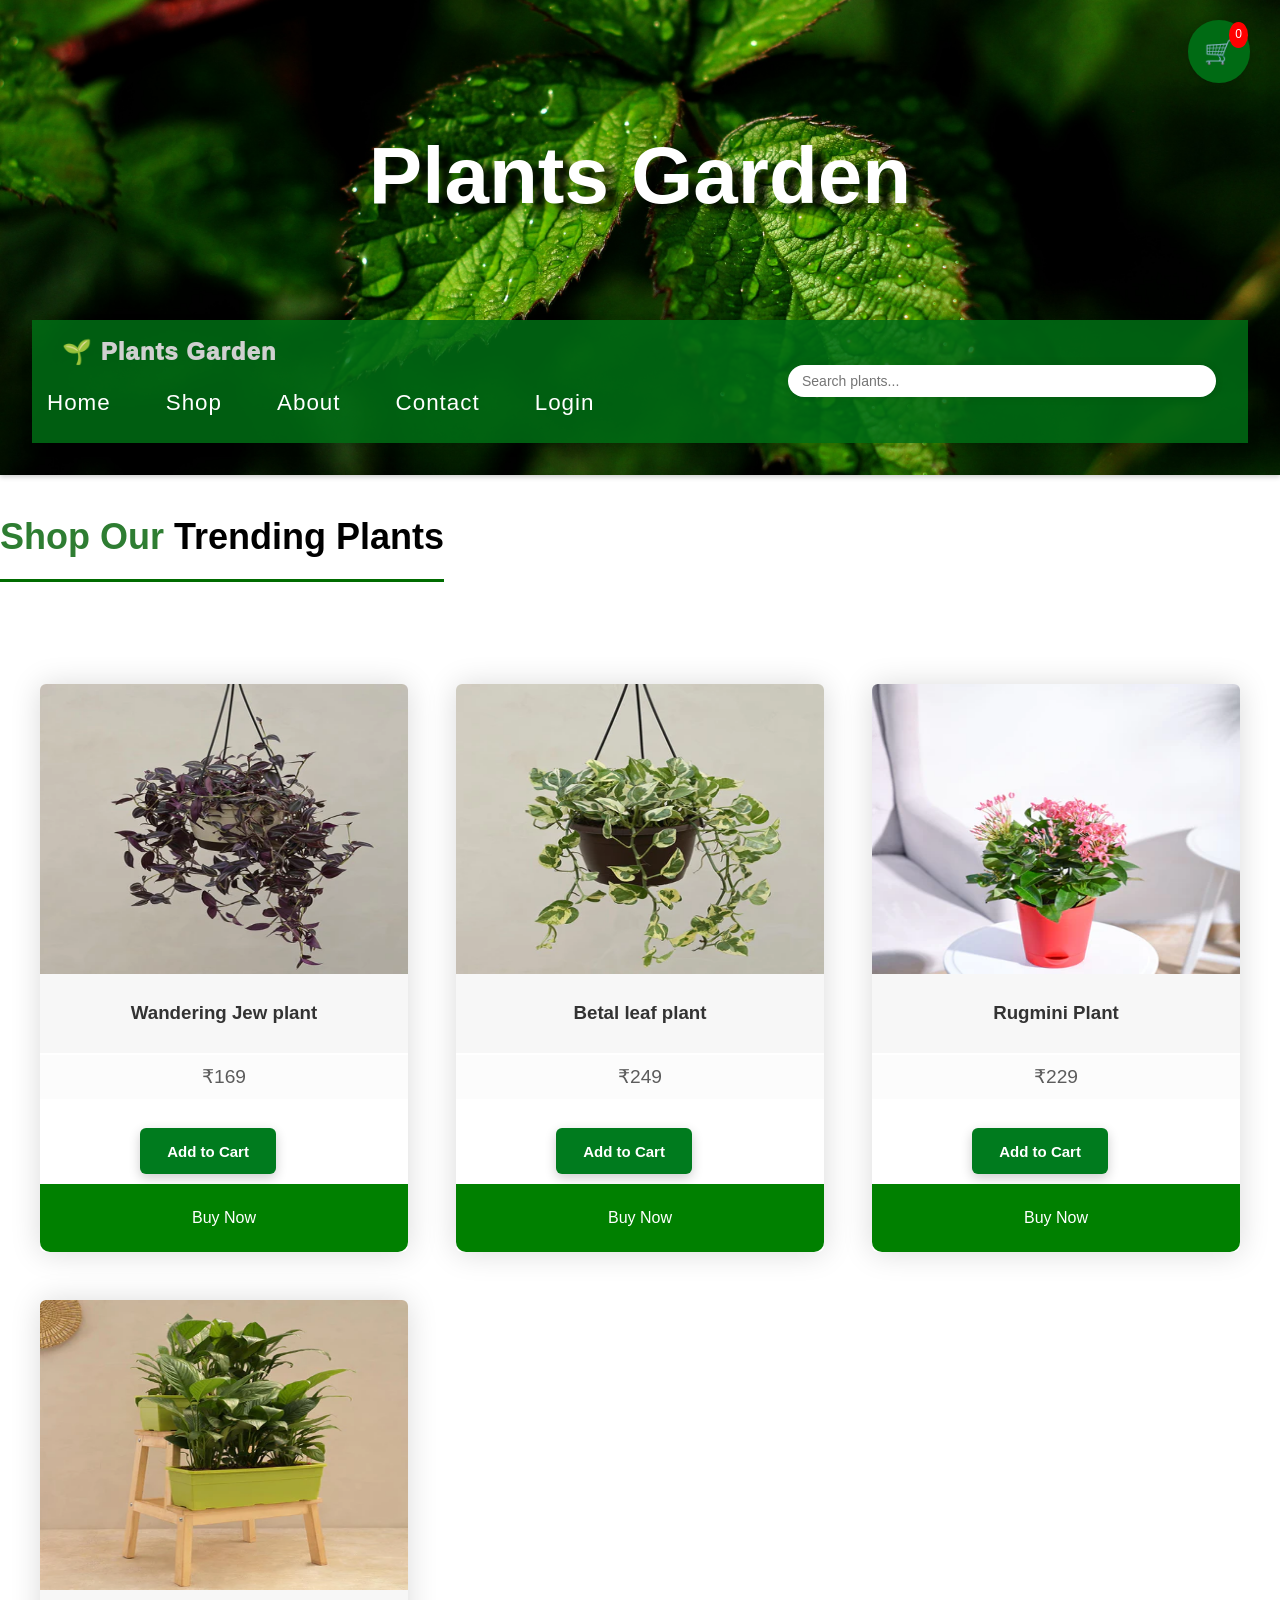
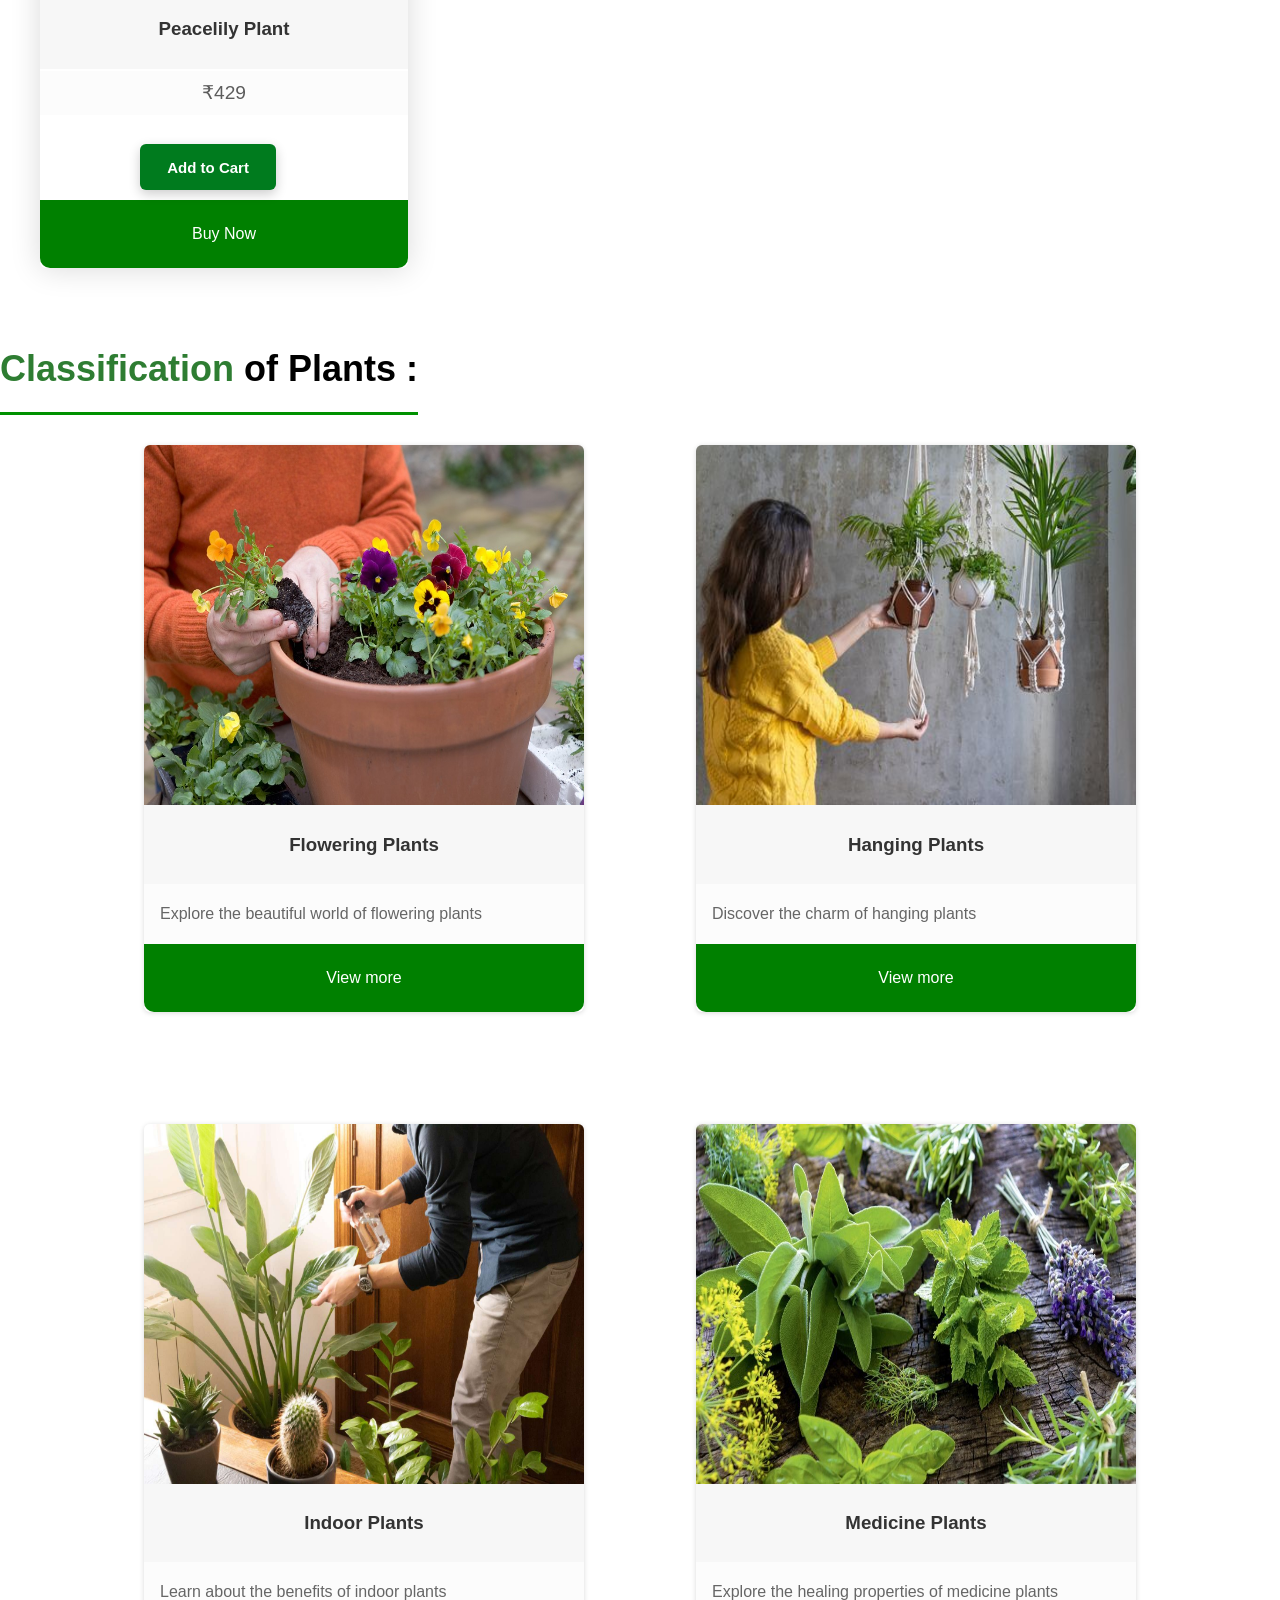
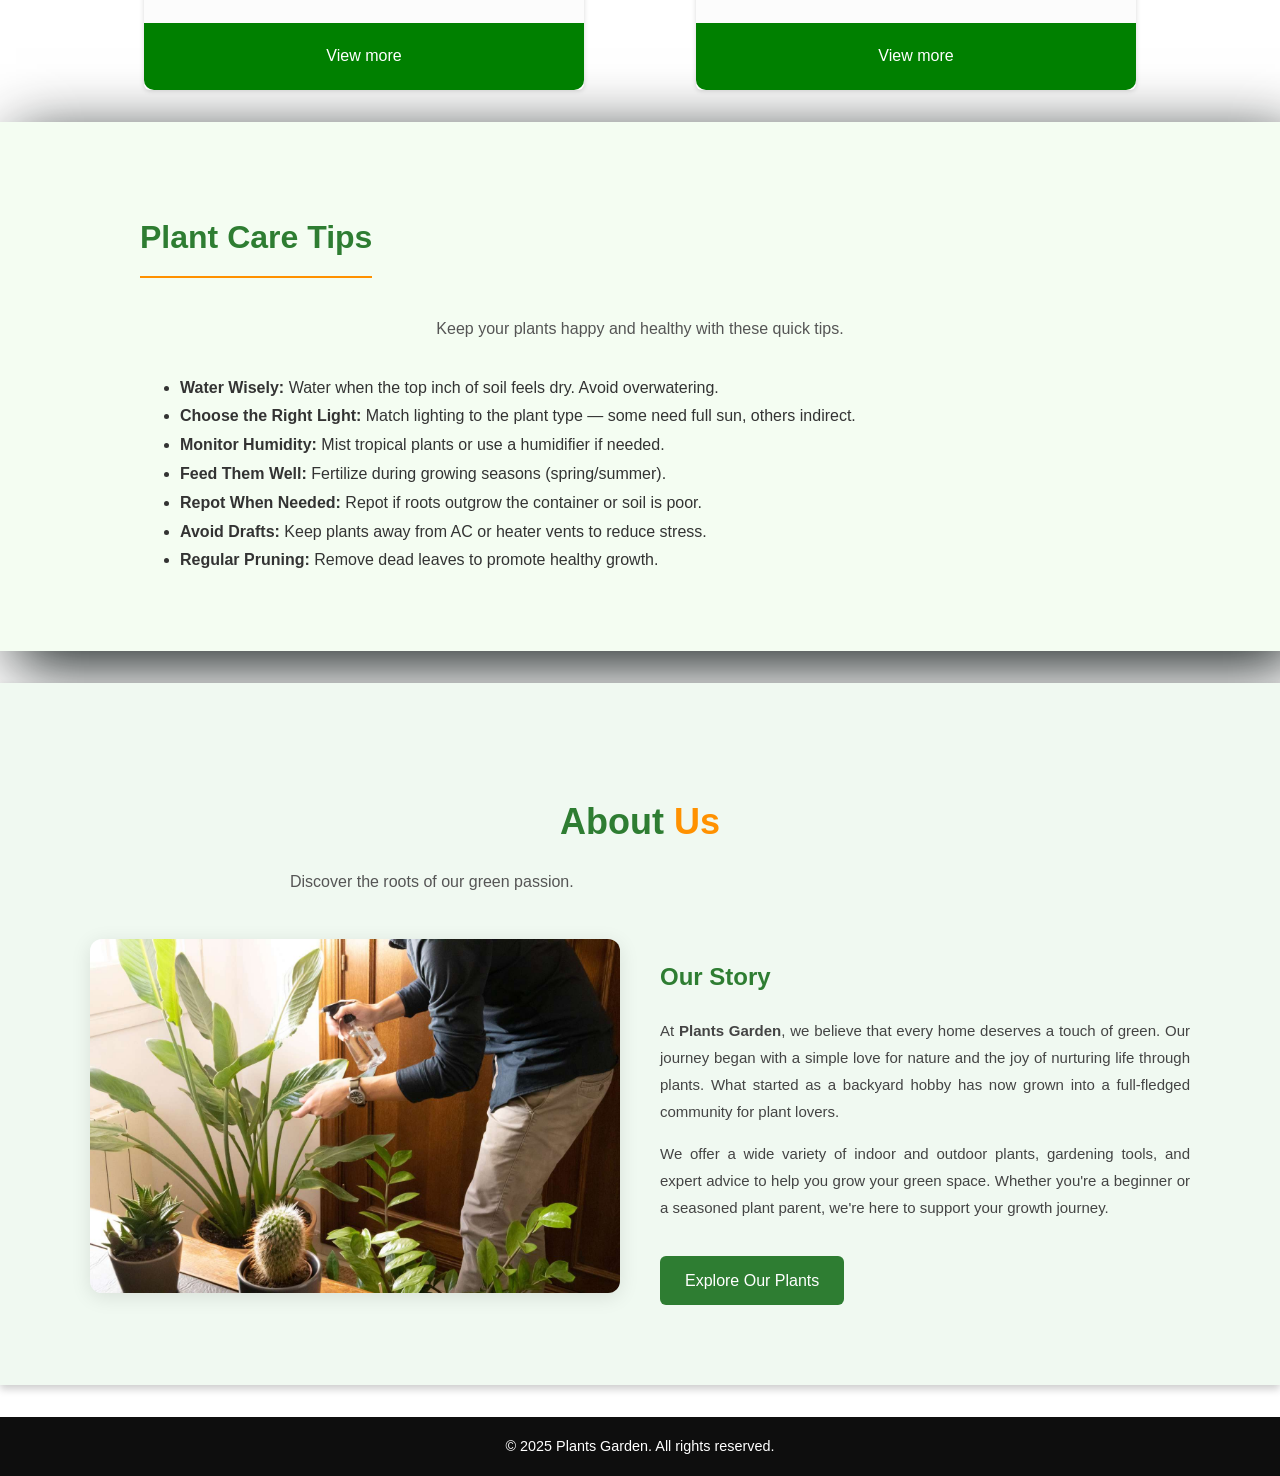
<file: index.html>
<!DOCTYPE html>
<html lang="en">

<head>
  <meta charset="UTF-8">
  <meta name="viewport" content="width=device-width, initial-scale=1.0">
  <title>plants Garden </title>
  <link rel="stylesheet" href="style.css">
</head>

<body>

<!-- Shopping Cart Modal -->
<div id="cart-modal" class="cart-modal">
  <h3>Your Cart</h3>
  <div id="cart-items"></div>
<span id="cart-total"></span>

  <div class="cart-total" id="cart-total">Total: ₹0.00</div>
  <button class="checkout-btn" onclick="checkout()">Checkout</button>
</div>

<!-- Floating Cart Icon -->
<div class="cart-icon-container" onclick="toggleCart()">
  🛒<span id="cart-count">0</span>
</div>

  <header class="flowering-page-header">
    <h1>Plants Garden</h1>
    <nav class="navbar">
      <div class="nav-container">
        <div class="nav-logo">🌱 Plants Garden</div>

    
          <div class="search-container">
            <input
              type="text"
              id="search-input"
              placeholder="Search plants..."
              oninput="handleSearch(this.value)"
            />
            <div id="search-results" class="search-results"></div>
          </div>
        </div>
        


    
        <ul class="nav-links">
          <li><a href="#home">Home</a></li>
          <li><a href="#classification">Shop</a></li>
          <li><a href="#about">About</a></li>
          <li><a href="contact.html">Contact</a></li>

<!-- Login link -->
<li id="nav-login"><a href="login.html">Login</a></li>

<!-- User menu (hidden by default) -->
<li id="user-menu" style="display: none; position: relative;">
  <span id="user-name" style="cursor: pointer;"></span>
  <ul id="user-dropdown" style="display: none; position: absolute; background: #006b14f2; border: 1px solid #00540ae1;border-radius: 9px; padding: 10px;">
    <li><a href="index.html">Account</a></li>
    <li><a href="#" id="logout-link">Logout</a></li>
  </ul>
</li>
        </ul>
      </div>



    </nav>

    
  </header>

    <h2 style="
    font-size: 36px;
    font-weight: 700;
    color: #2e7d32;
    text-align: center;
    margin-bottom: 30px;
    position: relative;
    display: inline-block;
    padding-bottom: 10px;
    border-bottom: 3px solid #006c00;
  ">
    Shop Our <span style="color: #000000;">Trending Plants</span>
  </h2>
        <div class="grid">


      <!-- trending  cards -->

      <div class="card">
        <img src="img/t1.webp" alt="Pothos">
        <div class="card-content">
          <h3>Wandering Jew plant</h3>
          <p style="text-align: center;">₹169</p>
          <button class="add-to-cart-btn" onclick="addToCart('Wandering jew plant', 169)">Add to Cart</button>

        </div>
        <a href="billing.html">Buy Now</a>

      </div>
      <div class="card">
        <img src="img/t2.webp" alt="Bird of Paradise">
        <div class="card-content">
          <h3>Betal leaf plant</h3>
          <p style="text-align: center;">₹249</p>
        </div>
        <button class="add-to-cart-btn" onclick="addToCart('Betal leaf plat', 249)">Add to Cart</button>

        <a href="billing.html">Buy Now</a>
      </div>


      <div class="card">
        <img src="img/t3.webp" alt="Philodendron Xanadu">
        <div class="card-content">
          <h3>Rugmini Plant</h3>
          <p style="text-align: center;">₹229</p>
        </div>
        <button class="add-to-cart-btn" onclick="addToCart('Rugmini plant', 229)">Add to Cart</button>

        <a href="billing.html">Buy Now</a>
      </div>


      <div class="card">
        <img src="img/t4.webp" alt="Succulent Plant">
        <div class="card-content">
          <h3>Peacelily Plant</h3>
          <p style="text-align: center;">₹429</p>
        </div>
        <button class="add-to-cart-btn" onclick="addToCart('Peacelily plant', 429)">Add to Cart</button>

        <a href="billing.html">Buy Now</a>
      </div>
    </div>
  </section>


  <!--classification section-->
  <div class="classification-section" id="classification">
    <div class="classification-header">
  <h2 style="
  font-size: 36px;
  font-weight: 700;
  color: #2e7d32;
  text-align: center; 
  margin-bottom: 30px;
  position: relative;
  display: inline-block;
  padding-bottom: 10px;
  border-bottom: 3px solid #009100;
"> Classification <span style="color: #000000;"> of Plants : </span>
</h2>
</div>






    <div class="classification-cards">
      <div class="classification-card">
        <img src="img/floweringp.jpg" alt="Flowering Plants">
        <div class="card-content">
          <h3>Flowering Plants</h3>
          <p>Explore the beautiful world of flowering plants</p>
        </div>
        <a href="cards/flowering.html">View more </a>
      </div>


      <div class="classification-card">
        <img src="img/hangingp.jpg" alt="Hanging Plants">
        <div class="card-content">
          <h3>Hanging Plants</h3>
          <p>Discover the charm of hanging plants</p>
        </div>
        <a href="cards/hanging.html" class="btn">View more </a>
      </div>



      <div class="classification-card">
        <img src="img/indoorp.jpg" alt="Indoor Plants">
        <div class="card-content">
          <h3>Indoor Plants</h3>
          <p>Learn about the benefits of indoor plants</p>
        </div>
        <a href="cards/indoor.html">View more </a>
      </div>

      <div class="classification-card">
        <img src="img/medicinep.jpg" alt="Medicine Plants">
        <div class="card-content">
          <h3>Medicine Plants</h3>
          <p>Explore the healing properties of medicine plants</p>
        </div>
        <a href="cards/medicine.html">View more </a>
      </div>
    </div>
  </section>

  <!-- End of Classification Cards -->



  <!-- Care Tips Section -->
<section id="care-tips" style="padding: 60px 20px; background: #f4fdf2;">
  <div style="max-width: 1000px; margin: auto;">
    <h2 style="font-size: 32px; text-align: center; color: #2e7d32; border-bottom: 2px solid #ff9100; display: inline-block; padding-bottom: 10px;">Plant Care Tips</h2>
    <p style="text-align: center; font-size: 16px; color: #555; margin: 10px 0 30px;">Keep your plants happy and healthy with these quick tips.</p>
    
    <ul style="list-style: disc; padding-left: 40px; font-size: 16px; color: #333; line-height: 1.8;">
      <li><strong>Water Wisely:</strong> Water when the top inch of soil feels dry. Avoid overwatering.</li>
      <li><strong>Choose the Right Light:</strong> Match lighting to the plant type — some need full sun, others indirect.</li>
      <li><strong>Monitor Humidity:</strong> Mist tropical plants or use a humidifier if needed.</li>
      <li><strong>Feed Them Well:</strong> Fertilize during growing seasons (spring/summer).</li>
      <li><strong>Repot When Needed:</strong> Repot if roots outgrow the container or soil is poor.</li>
      <li><strong>Avoid Drafts:</strong> Keep plants away from AC or heater vents to reduce stress.</li>
      <li><strong>Regular Pruning:</strong> Remove dead leaves to promote healthy growth.</li>
    </ul>
  </div>
</section>


  




<section id="about" style="padding: 80px 0; background-color: #f0f9f1;">
  <div style="max-width: 1100px; margin: auto; padding: 0 20px;">
    <div style="text-align: center; margin-bottom: 40px;">
      <h2 style="font-size: 36px; font-weight: 700; color: #2e7d32;">About <span style="color: #ff9100;">Us</span></h2>
      <p style="color: #555; font-size: 16px; max-width: 700px; margin: 10px auto;">
        Discover the roots of our green passion.
      </p>
    </div>

    <div style="display: flex; flex-wrap: wrap; gap: 40px; align-items: center;">
      <div style="flex: 1; min-width: 300px;">
        <img src="indoorp.jpg" alt="About Plants Garden" style="width: 100%; border-radius: 12px; box-shadow: 0 4px 20px rgba(0,0,0,0.1);">
      </div>
      <div style="flex: 1; min-width: 300px;">
        <h3 style="font-size: 24px; color: #2e7d32; margin-bottom: 20px;">Our Story</h3>
        <p style="font-size: 15px; color: #444; line-height: 1.8;">
          At <strong>Plants Garden</strong>, we believe that every home deserves a touch of green. Our journey began with a simple love for nature and the joy of nurturing life through plants.
          What started as a backyard hobby has now grown into a full-fledged community for plant lovers.
        </p>
        <p style="font-size: 15px; color: #444; line-height: 1.8; margin-top: 15px;">
          We offer a wide variety of indoor and outdoor plants, gardening tools, and expert advice to help you grow your green space. Whether you're a beginner or a seasoned plant parent, we're here to support your growth journey.
        </p>
        <a href="index.html#classification" style="display: inline-block; margin-top: 20px; padding: 12px 25px; background-color: #2e7d32; color: #fff; border-radius: 6px; text-decoration: none;">Explore Our Plants</a>
      </div>
    </div>
  </div>
</section>





  <footer>
    <p>&copy; 2025 Plants Garden. All rights reserved.</p>
  </footer>





<script src="script.js"></script>
</body>

</html>
</file>
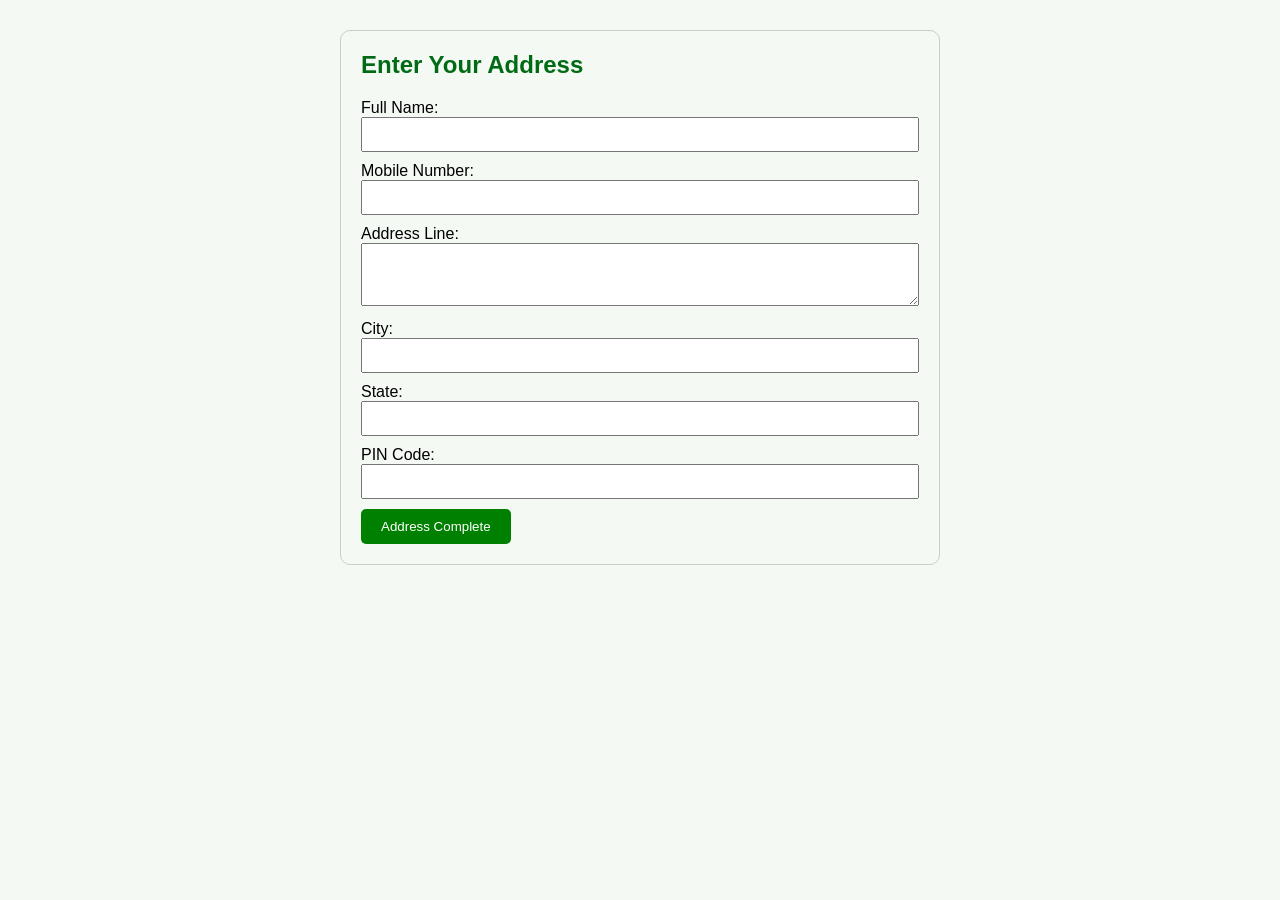
<file: billing.html>
<!DOCTYPE html>
<html lang="en">
<head>
  <meta charset="UTF-8">
  <title>Billing - Plant Store</title>
  <style>
    * {
      box-sizing: border-box;
      font-family: 'Segoe UI', sans-serif;
      margin: 0;
      padding: 0;
    }

    body {
      background-color: #f4f9f4;
      padding: 30px;
    }

    .container {
      max-width: 800px;
      margin: auto;
      background: white;
      padding: 30px;
      border-radius: 12px;
      box-shadow: 0 10px 25px rgba(0, 0, 0, 0.1);
    }

    h2 {
      margin-bottom: 20px;
      color: #006b14;
    }

    .section {
      margin-bottom: 30px;
    }

    .cart-summary ul {
      list-style: none;
      padding-left: 0;
    }

    .cart-summary li {
      display: flex;
      justify-content: space-between;
      padding: 10px 0;
      border-bottom: 1px solid #e0e0e0;
    }

    .total-amount {
      text-align: right;
      font-weight: bold;
      font-size: 18px;
      margin-top: 15px;
    }

    .payment-options label {
      display: block;
      background: #f0f0f0;
      padding: 15px;
      border-radius: 8px;
      margin-bottom: 15px;
      cursor: pointer;
      border: 2px solid transparent;
      transition: all 0.2s;
    }

    .payment-options input[type="radio"] {
      margin-right: 12px;
      transform: scale(1.2);
    }

    .payment-options label:hover {
      background-color: #e8ffe8;
    }

    .payment-options input[type="radio"]:checked + span {
      font-weight: bold;
      color: #006b14;
    }

    .complete-btn {
      background-color: #006b14;
      color: white;
      border: none;
      padding: 15px 20px;
      border-radius: 8px;
      font-size: 16px;
      cursor: pointer;
      width: 100%;
      transition: background-color 0.3s;
    }

    .complete-btn:hover {
      background-color: #004f0f;
    }

    .note {
      font-size: 14px;
      color: #666;
      margin-top: 10px;
    }

    .card-info {
  margin-top: 15px;
  padding: 15px;
  background: #f9f9f9;
  border-radius: 12px;
  box-shadow: 0 2px 6px rgba(0,0,0,0.08);
}

.card-info label {
  display: block;
  margin-bottom: 5px;
  font-weight: 500;
}

.card-info input {
  width: 100%;
  padding: 10px;
  margin-bottom: 12px;
  border-radius: 6px;
  border: 1px solid #ccc;
}



  </style>
</head>
<body>

<!-- Address Section -->
<div id="address-section" style="padding: 20px; border: 1px solid #ccc; border-radius: 10px; max-width: 600px; margin: auto; margin-bottom: 30px;">
  <h2>Enter Your Address</h2>
  <div style="margin-bottom: 10px;">
    <label>Full Name:</label><br>
    <input type="text" id="full-name" style="width: 100%; padding: 8px;">
  </div>
  <div style="margin-bottom: 10px;">
    <label>Mobile Number:</label><br>
    <input type="text" id="mobile" style="width: 100%; padding: 8px;">
  </div>
  <div style="margin-bottom: 10px;">
    <label>Address Line:</label><br>
    <textarea id="address-line" rows="3" style="width: 100%; padding: 8px;"></textarea>
  </div>
  <div style="margin-bottom: 10px;">
    <label>City:</label><br>
    <input type="text" id="city" style="width: 100%; padding: 8px;">
  </div>
  <div style="margin-bottom: 10px;">
    <label>State:</label><br>
    <input type="text" id="state" style="width: 100%; padding: 8px;">
  </div>
  <div style="margin-bottom: 10px;">
    <label>PIN Code:</label><br>
    <input type="text" id="pincode" style="width: 100%; padding: 8px;">
  </div>
  <button onclick="submitAddress()" style="padding: 10px 20px; background-color: green; color: white; border: none; border-radius: 5px;">Address Complete</button>
</div>



<!-- Hidden Billing Section -->
<div id="billing-section" style="display: none;">
  <div class="container">
    <h2>Billing & Payment</h2>

    <div class="section cart-summary">
      <h3>Cart Summary</h3>
      <ul id="cart-list"></ul>
      <div class="total-amount" id="total-amount">Total: ₹0.00</div>
    </div>

    <div class="section payment-method">
      <h3>Select Payment Method</h3>
      <div class="payment-options">
        <label>
          <input type="radio" name="payment" value="upi" id="upi-option">
          <span>UPI (Google Pay / PhonePe / Paytm)</span>

          <!-- Sub-field for UPI ID -->
          <div id="upi-subfield" style="display: none; margin-top: 10px;">
            <input type="text" id="upi-id" placeholder="Enter your UPI ID" style="display:block; padding:8px; width:100%; border-radius:6px; border:1px solid #ccc;">
          </div>
        </label>
        <label>
          <input type="radio" name="payment" value="card" id="card-option">
          <span>Credit/Debit Card</span>

          <!-- Sub-fields (initially hidden) -->
          <div id="card-subfields" style="display: none; margin-top: 10px;">
            <input type="text" id="card-number" placeholder="Card Number" maxlength="19" style="display:block; margin-bottom:10px; padding:8px; width:100%; border-radius:6px; border:1px solid #ccc;">
            <input type="password" id="card-cvv" placeholder="CVV" maxlength="3" style="display:block; padding:8px; width:100%; border-radius:6px; border:1px solid #ccc;">
          </div>
        </label>
        <label>
          <input type="radio" name="payment" value="cod">
          <span>Cash on Delivery (COD)</span>
        </label>
      </div>
    </div>

    <button class="complete-btn" onclick="completePayment()">Complete Payment</button>
    <div class="note">You will be redirected to the homepage after successful payment.</div>
  </div>
</div>


  <script>
    const cart = JSON.parse(localStorage.getItem('cart')) || [];

    function renderCart() {
      const cartList = document.getElementById('cart-list');
      const totalAmount = document.getElementById('total-amount');
      let total = 0;

      cartList.innerHTML = '';
      cart.forEach(item => {
        const li = document.createElement('li');
        li.innerHTML = `<span>${item.name}</span><span>₹${item.price.toFixed(2)}</span>`;
        cartList.appendChild(li);
        total += item.price;
      });

      totalAmount.textContent = `Total: ₹${total.toFixed(2)}`;
    }

    function completePayment() {
      const selectedOption = document.querySelector('input[name="payment"]:checked');
      if (!selectedOption) {
        alert("Please select a payment method.");
        return;
      }

      alert("Order placed successfully! 🌿 Thank you for shopping with us.");

      // Clear cart and redirect
      localStorage.removeItem('cart');
      window.location.href = 'index.html';
    }

    renderCart();

    document.querySelectorAll('input[name="payment"]').forEach(option => {
  option.addEventListener('change', () => {
    const cardFields = document.getElementById('card-subfields');
    if (option.value === 'card' && option.checked) {
      cardFields.style.display = 'block';
    } else {
      cardFields.style.display = 'none';
    }
  });
});


document.querySelectorAll('input[name="payment"]').forEach(option => {
  option.addEventListener('change', () => {
    const cardFields = document.getElementById('card-subfields');
    const upiField = document.getElementById('upi-subfield');

    if (option.value === 'card' && option.checked) {
      cardFields.style.display = 'block';
      upiField.style.display = 'none';
    } else if (option.value === 'upi' && option.checked) {
      cardFields.style.display = 'none';
      upiField.style.display = 'block';
    } else {
      cardFields.style.display = 'none';
      upiField.style.display = 'none';
    }
  });
});



// Address function 
function submitAddress() {
  const name = document.getElementById('full-name').value.trim();
  const mobile = document.getElementById('mobile').value.trim();
  const address = document.getElementById('address-line').value.trim();
  const city = document.getElementById('city').value.trim();
  const state = document.getElementById('state').value.trim();
  const pincode = document.getElementById('pincode').value.trim();

  if (!name || !mobile || !address || !city || !state || !pincode) {
    alert("Please fill in all address fields.");
    return;
  }

  const fullAddress = {
    name,
    mobile,
    address,
    city,
    state,
    pincode
  };
  localStorage.setItem('userAddress', JSON.stringify(fullAddress));

  // Hide address section and show billing
  document.getElementById('address-section').style.display = 'none';
  document.getElementById('billing-section').style.display = 'block';
  document.getElementById('billing-section').scrollIntoView({ behavior: 'smooth' });
}

  </script>

  <script src ="../script.js"></script>
</body>
</html>
</file>
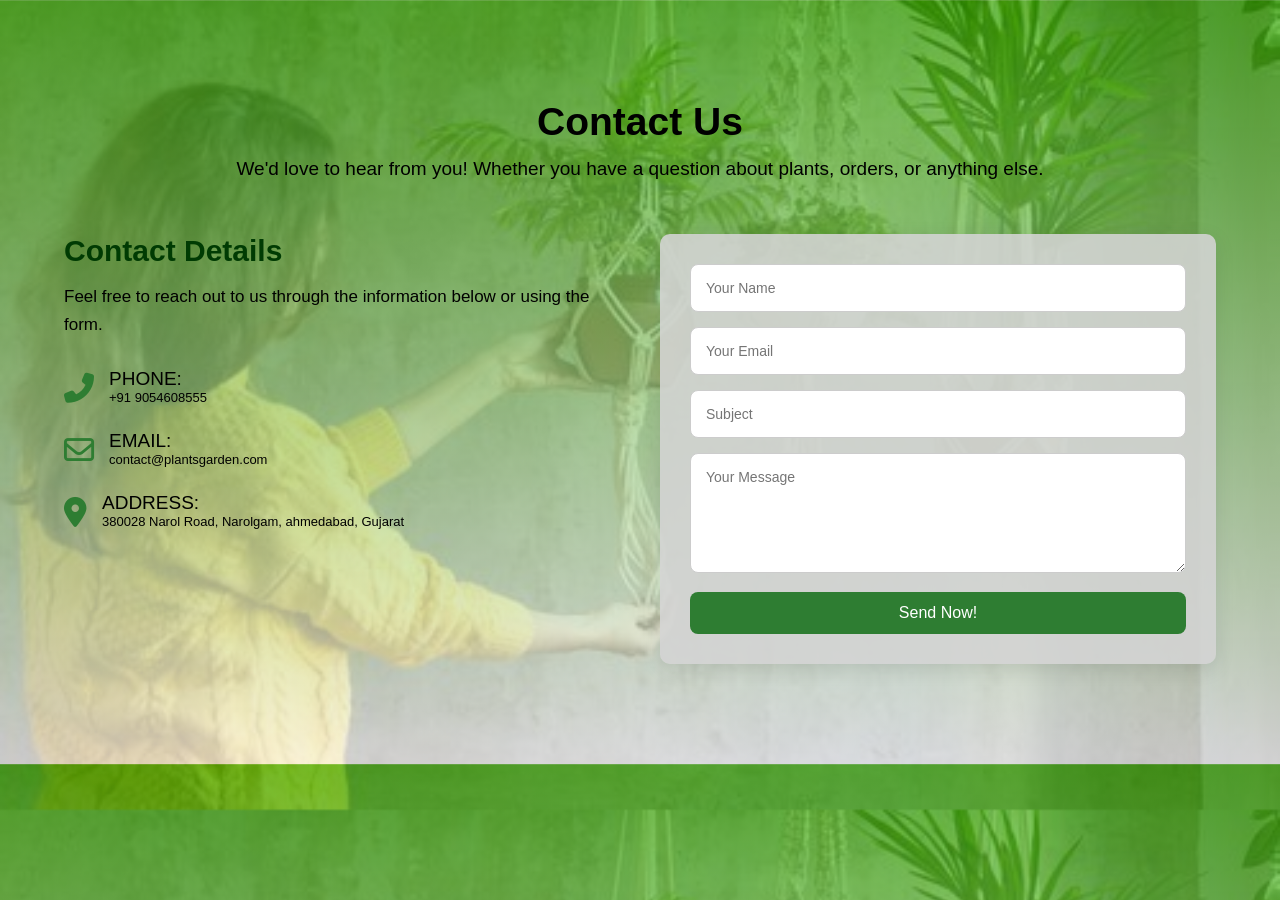
<file: contact.html>
<!DOCTYPE html>
<html lang="en">
<head>
  <meta charset="UTF-8" />
  <meta name="viewport" content="width=device-width, initial-scale=1.0"/>
  <title>Contact Us | Plants Garden</title>
  <link rel="stylesheet" href="https://cdnjs.cloudflare.com/ajax/libs/font-awesome/6.4.0/css/all.min.css">
  <style>
    * {
      margin: 0;
      padding: 0;
      box-sizing: border-box;
      font-family: 'Poppins', sans-serif;
    }

    body {
      background: linear-gradient(rgba(56, 167, 0, 0.696), rgba(247, 247, 247, 0.705)), url('img/hangingp.jpg');
      background-size: cover;
      background-position: center;
    }

    .container {
      width: 90%;
      max-width: 1200px;
      margin: auto;
    }

    .contact {
      padding: 100px 0;
    }

    .heading {
      text-align: center;
    }

    .heading h2 {
      font-size: 39px;
      font-weight: 700;
    }

    .heading h2 span {
      color: #000000;
    }

    .heading p {
      color: #000000;
      font-size: 19px;
      margin-top: 10px;
      line-height: 1.6;
    }

    .row {
      display: flex;
      flex-wrap: wrap;
      gap: 40px;
      margin-top: 50px;
    }

    .col-md-5, .col-md-7 {
      flex: 1;
      min-width: 280px;
    }

    .title h3 {
      font-size: 30px;
      font-weight: 600;
      margin-bottom: 15px;
      color: #003b03;
    }

    .title p {
      color: #000000;
      font-size: 17px;
      line-height: 1.6;
      margin-bottom: 30px;
    }

    .info {
      display: flex;
      align-items: flex-start;
      margin-bottom: 25px;
    }

    .info i {
      font-size: 30px;
      color: #2e7d32;
      margin-right: 15px;
      margin-top: 5px;
    }

    .info h4 {
      font-size: 19px;
      font-weight: 500;
      color: #000000;
    }

    .info h4 span {
      display: block;
      font-size: 13px;
      font-weight: 400;
      color: #000000;
    }

    form {
      background: #d4d4d4e1;
      padding: 30px;
      border-radius: 10px;
      box-shadow: 0 5px 20px rgba(0,0,0,0.1);
    }   

    .form-control {
      width: 100%;
      padding: 15px;
      margin-bottom: 15px;
      border-radius: 8px;
      border: 1px solid #ccc;
      outline: none;
      font-size: 14px;
    }

    textarea.form-control {
      resize: vertical;
      min-height: 120px;
    }

    .btn {
      width: 100%;
      padding: 12px;
      background-color: #2e7d32;
      color: white;
      font-size: 16px;
      border: none;
      border-radius: 8px;
      cursor: pointer;
      transition: background 0.3s;
    }

    .btn:hover {
      background-color: #1b5e20;
    }

    .success-message {
      text-align: center;
      color: #2e7d32;
      margin-top: 15px;
      font-weight: 500;
      display: none;
    }

    @media (max-width: 768px) {
      .row {
        flex-direction: column;
      }
    }
  </style>
</head>
<body>

<section class="contact" id="contact">
  <div class="container">
    <div class="heading">
      <h2>Contact <span>Us</span></h2>
      <p>We'd love to hear from you! Whether you have a question about plants, orders, or anything else.</p>
    </div>

    <div class="row">
      <div class="col-md-5">
        <div class="title">
          <h3>Contact Details</h3>
          <p>Feel free to reach out to us through the information below or using the form.</p>
        </div>
        <div class="content">
          <div class="info">
            <i class="fas fa-phone-alt"></i>
            <h4>PHONE:<br><span>+91 9054608555</span></h4>
          </div>
          <div class="info">
            <i class="far fa-envelope"></i>
            <h4>EMAIL:<br><span>contact@plantsgarden.com</span></h4>
          </div>
          <div class="info">
            <i class="fas fa-map-marker-alt"></i>
            <h4>ADDRESS:<br><span>380028 Narol Road, Narolgam, ahmedabad, Gujarat</span></h4>
          </div>
        </div>
      </div>

      <div class="col-md-7">
        <form id="contactForm" onsubmit="return submitContactForm()">
          <input type="text" class="form-control" id="name" placeholder="Your Name" required>
          <input type="email" class="form-control" id="email" placeholder="Your Email" required>
          <input type="text" class="form-control" id="subject" placeholder="Subject" required>
          <textarea class="form-control" id="message" placeholder="Your Message" required></textarea>
          <button type="submit" class="btn">Send Now!</button>
          <div class="success-message" id="successMsg">🌿 Message sent successfully!</div>
        </form>
      </div>
    </div>
  </div>
</section>

<script>
  function submitContactForm() {
    event.preventDefault();
    const name = document.getElementById("name").value.trim();
    const email = document.getElementById("email").value.trim();
    const subject = document.getElementById("subject").value.trim();
    const message = document.getElementById("message").value.trim();
    const successMsg = document.getElementById("successMsg");

    if (!name || !email || !subject || !message) {
      alert("Please fill out all the fields!");
      return false;
    }

    // Simulated success
    successMsg.style.display = "block";
    setTimeout(() => {
      successMsg.style.display = "none";
      document.getElementById("contactForm").reset();
    }, 3000);
    return false;
  }
</script>

</body>
</html>
</file>
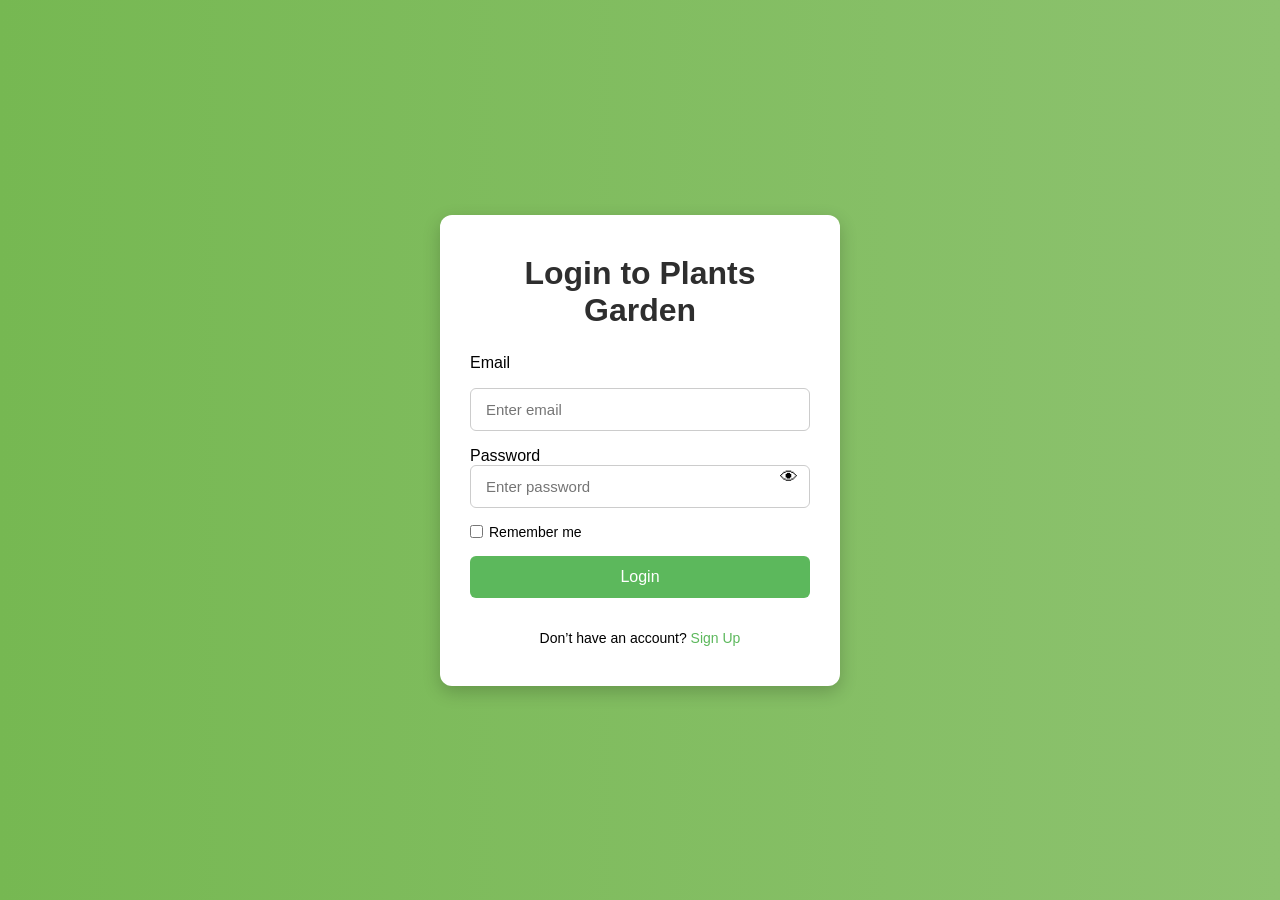
<file: login.html>
<!DOCTYPE html>
<html lang="en">

<head>
  <meta charset="UTF-8">
  <meta name="viewport" content="width=device-width, initial-scale=1.0">
  <title>Login / Sign Up - Plants Garden</title>
  <style>
/* Global Reset */
* {
  box-sizing: border-box;
  margin: 0;
  padding: 0;
  font-family: 'Segoe UI', Tahoma, Geneva, Verdana, sans-serif;
}

/* Login Page Styles */
.login-body {
  display: flex;
  justify-content: center;
  align-items: center;
  min-height: 100vh;
  background: linear-gradient(to right, #76b852, #8DC26F);
  padding: 20px;
}

.login-container {
  background: #fff;
  border-radius: 12px;
  box-shadow: 0 6px 18px rgba(0, 0, 0, 0.2);
  padding: 40px 30px;
  width: 100%;
  max-width: 400px;
  animation: scaleUp 0.4s ease forwards;
  position: relative;
}

/* Title */
.login-title {
  font-size: 2rem;
  font-weight: 600;
  color: #2e2e2e;
  margin-bottom: 25px;
  text-align: center;
}

/* Form */
.login-form {
  display: flex;
  flex-direction: column;
  gap: 16px;
}

/* Inputs */
.login-input {
  border: 1px solid #ccc;
  border-radius: 6px;
  padding: 12px 15px;
  font-size: 15px;
  width: 100%;
  transition: 0.3s;
}

.login-input:focus {
  border-color: #5cb85c;
  outline: none;
  box-shadow: 0 0 0 2px rgba(92, 184, 92, 0.2);
}

/* Password Visibility */
.password-wrapper {
  position: relative;
}

.password-toggle {
  position: absolute;
  top: 50%;
  right: 12px;
  transform: translateY(-50%);
  cursor: pointer;
  font-size: 18px;
  user-select: none;
}

/* Button */
.login-button {
  background-color: #5cb85c;
  color: #fff;
  border: none;
  border-radius: 6px;
  padding: 12px;
  font-size: 16px;
  font-weight: 500;
  cursor: pointer;
  transition: background-color 0.3s;
}

.login-button:hover {
  background-color: #449d44;
}

/* Checkbox and Toggle Link */
.login-options {
  display: flex;
  justify-content: space-between;
  align-items: center;
  font-size: 14px;
}

.login-options label {
  display: flex;
  align-items: center;
  gap: 6px;
  cursor: pointer;
}

.login-options input[type="checkbox"] {
  accent-color: #5cb85c;
}

/* Toggle Link */
#toggle-text {
  text-align: center;
  margin-top: 16px;
  font-size: 14px;
}

#toggle-text a {
  color: #5cb85c;
  text-decoration: none;
  font-weight: 500;
}

#toggle-text a:hover {
  text-decoration: underline;
}

/* Toast Styles */
.toast {
  position: fixed;
  bottom: 20px;
  left: 50%;
  transform: translateX(-50%) scale(0.9);
  background-color: #333;
  color: #fff;
  padding: 12px 20px;
  border-radius: 8px;
  font-size: 14px;
  opacity: 0;
  transition: all 0.4s ease;
  z-index: 9999;
}

.toast.success { background: #4CAF50; }
.toast.error { background: #f44336; }

.toast.show {
  opacity: 1;
  transform: translateX(-50%) scale(1);
}

/* Footer */
.login-footer {
  position: absolute;
  bottom: 10px;
  width: 100%;
  text-align: center;
  font-size: 13px;
  color: #fff;
}

/* Animations */
@keyframes scaleUp {
  from {
    transform: scale(0.85);
    opacity: 0;
  }
  to {
    transform: scale(1);
    opacity: 1;
  }
}
</style>

  </style>
</head>

<body class="login-body">
  <div class="login-container">
    <h2 id="form-title" class="login-title">Login to Plants Garden</h2>
    <form id="auth-form" class="login-form">

      <div id="name-group" style="display: none;">
        <label class="login-label" for="first-name">First Name</label>
        <input class="login-input" type="text" id="first-name" placeholder="Enter first name">

        <label class="login-label" for="last-name">Last Name</label>
        <input class="login-input" type="text" id="last-name" placeholder="Enter last name">
      </div>

      <label class="login-label" for="email">Email</label>
      <input class="login-input" type="email" id="email" placeholder="Enter email" required>

      <div class="password-wrapper">
        <label class="login-label" for="password">Password</label>
        <input class="login-input" type="password" id="password" placeholder="Enter password" required>
        <span class="password-toggle" onclick="togglePassword('password', this)">&#128065;</span>
      </div>

      <div id="confirm-password-group" style="display: none;">
        <div class="password-wrapper">
          <label class="login-label" for="confirm-password">Confirm Password</label>
          <input class="login-input" type="password" id="confirm-password" placeholder="Confirm password">
          <span class="password-toggle" onclick="togglePassword('confirm-password', this)">&#128065;</span>
        </div>
      </div>

      <div class="login-options">
        <label><input type="checkbox" id="remember-me"> Remember me</label>
      </div>

      <button type="submit" id="submit-button" class="login-button">Login</button>

      <div id="toggle-text" class="login-links">
        Don’t have an account? <a href="#" id="toggle-link">Sign Up</a>
      </div>
    </form>
  </div>

  <div id="toast" class="toast"></div>

  <script>
    document.addEventListener('DOMContentLoaded', function () {
      const form = document.getElementById('auth-form');
      const toggleLink = document.getElementById('toggle-link');
      const toggleText = document.getElementById('toggle-text');
      const formTitle = document.getElementById('form-title');
      const submitButton = document.getElementById('submit-button');
      const confirmPasswordGroup = document.getElementById('confirm-password-group');
      const nameGroup = document.getElementById('name-group');
      const toast = document.getElementById('toast');
      let isSignUp = false;

      function showToast(message, type = 'success') {
        toast.textContent = message;
        toast.className = `toast show ${type}`;
        setTimeout(() => {
          toast.classList.remove('show');
        }, 3000);
      }

      function togglePassword(id, el) {
        const input = document.getElementById(id);
        input.type = input.type === 'password' ? 'text' : 'password';
        el.textContent = input.type === 'password' ? '\u{1F441}' : '\u{1F576}';
      }

      function updateFormMode() {
        formTitle.textContent = isSignUp ? 'Create Your Account' : 'Login to Plants Garden';
        submitButton.textContent = isSignUp ? 'Sign Up' : 'Login';
        toggleText.innerHTML = isSignUp
          ? 'Already have an account? <a href="#" id="toggle-link">Login</a>'
          : 'Don’t have an account? <a href="#" id="toggle-link">Sign Up</a>';

        confirmPasswordGroup.style.display = isSignUp ? 'block' : 'none';
        nameGroup.style.display = isSignUp ? 'block' : 'none';

        document.getElementById('toggle-link').addEventListener('click', toggleMode);
      }

      function toggleMode(e) {
        e.preventDefault();
        isSignUp = !isSignUp;
        updateFormMode();
      }

      toggleLink.addEventListener('click', toggleMode);

      form.addEventListener('submit', function (e) {
        e.preventDefault();

        const email = document.getElementById('email').value.trim();
        const password = document.getElementById('password').value.trim();
        const confirmPassword = document.getElementById('confirm-password')?.value.trim();
        const firstName = document.getElementById('first-name')?.value.trim();
        const lastName = document.getElementById('last-name')?.value.trim();
        const rememberMe = document.getElementById('remember-me').checked;

        handleAuth(email, password, confirmPassword, firstName, lastName, rememberMe);
      });

      function handleAuth(email, password, confirmPassword, firstName, lastName, rememberMe) {
        const passwordRegex = /^(?=.*[a-z])(?=.*[A-Z])(?=.*\d).{8,}$/;

        if (!email || !password) {
          showToast('Email and password are required.', 'error');
          return;
        }

        if (!passwordRegex.test(password)) {
          showToast('Password must be at least 8 characters long and include one uppercase letter, one lowercase letter, and one digit.', 'error');
          return;
        }

        let users = JSON.parse(localStorage.getItem('users')) || [];

        if (isSignUp) {
          if (!firstName || !lastName) {
            showToast('First name and last name are required.', 'error');
            return;
          }

          if (password !== confirmPassword) {
            showToast('Passwords do not match.', 'error');
            return;
          }

          const emailExists = users.find(user => user.email === email);
          if (emailExists) {
            showToast('Email already exists. Please login or use another email.', 'error');
            return;
          }

          users.push({ email, password, firstName, lastName });
          localStorage.setItem('users', JSON.stringify(users));
          localStorage.setItem('loggedInUser', JSON.stringify({ email, firstName, rememberMe }));

          showToast('Account created successfully!');
          setTimeout(() => window.location.href = 'index.html', 1000);
        } else {
          const user = users.find(user => user.email === email);

          if (!user) {
            showToast("This email doesn't exist. Please sign up.", 'error');
            return;
          }

          if (user.password !== password) {
            showToast('Incorrect password. Try again.', 'error');
            return;
          }

          localStorage.setItem('loggedInUser', JSON.stringify({ email: user.email, firstName: user.firstName, rememberMe }));
          showToast('Successfully logged in!');

          setTimeout(() => window.location.href = 'index.html', 1000);
        }
      }

      // Auto logout after 10 minutes if not remembered
      window.addEventListener('load', () => {
        const user = JSON.parse(localStorage.getItem('loggedInUser'));
        if (user && !user.rememberMe) {
          setTimeout(() => {
            localStorage.removeItem('loggedInUser');
            showToast('Session expired. Please log in again.', 'error');
          }, 10 * 60 * 1000);
        }
      });
    });
  </script>
</body>

</html>
</file>
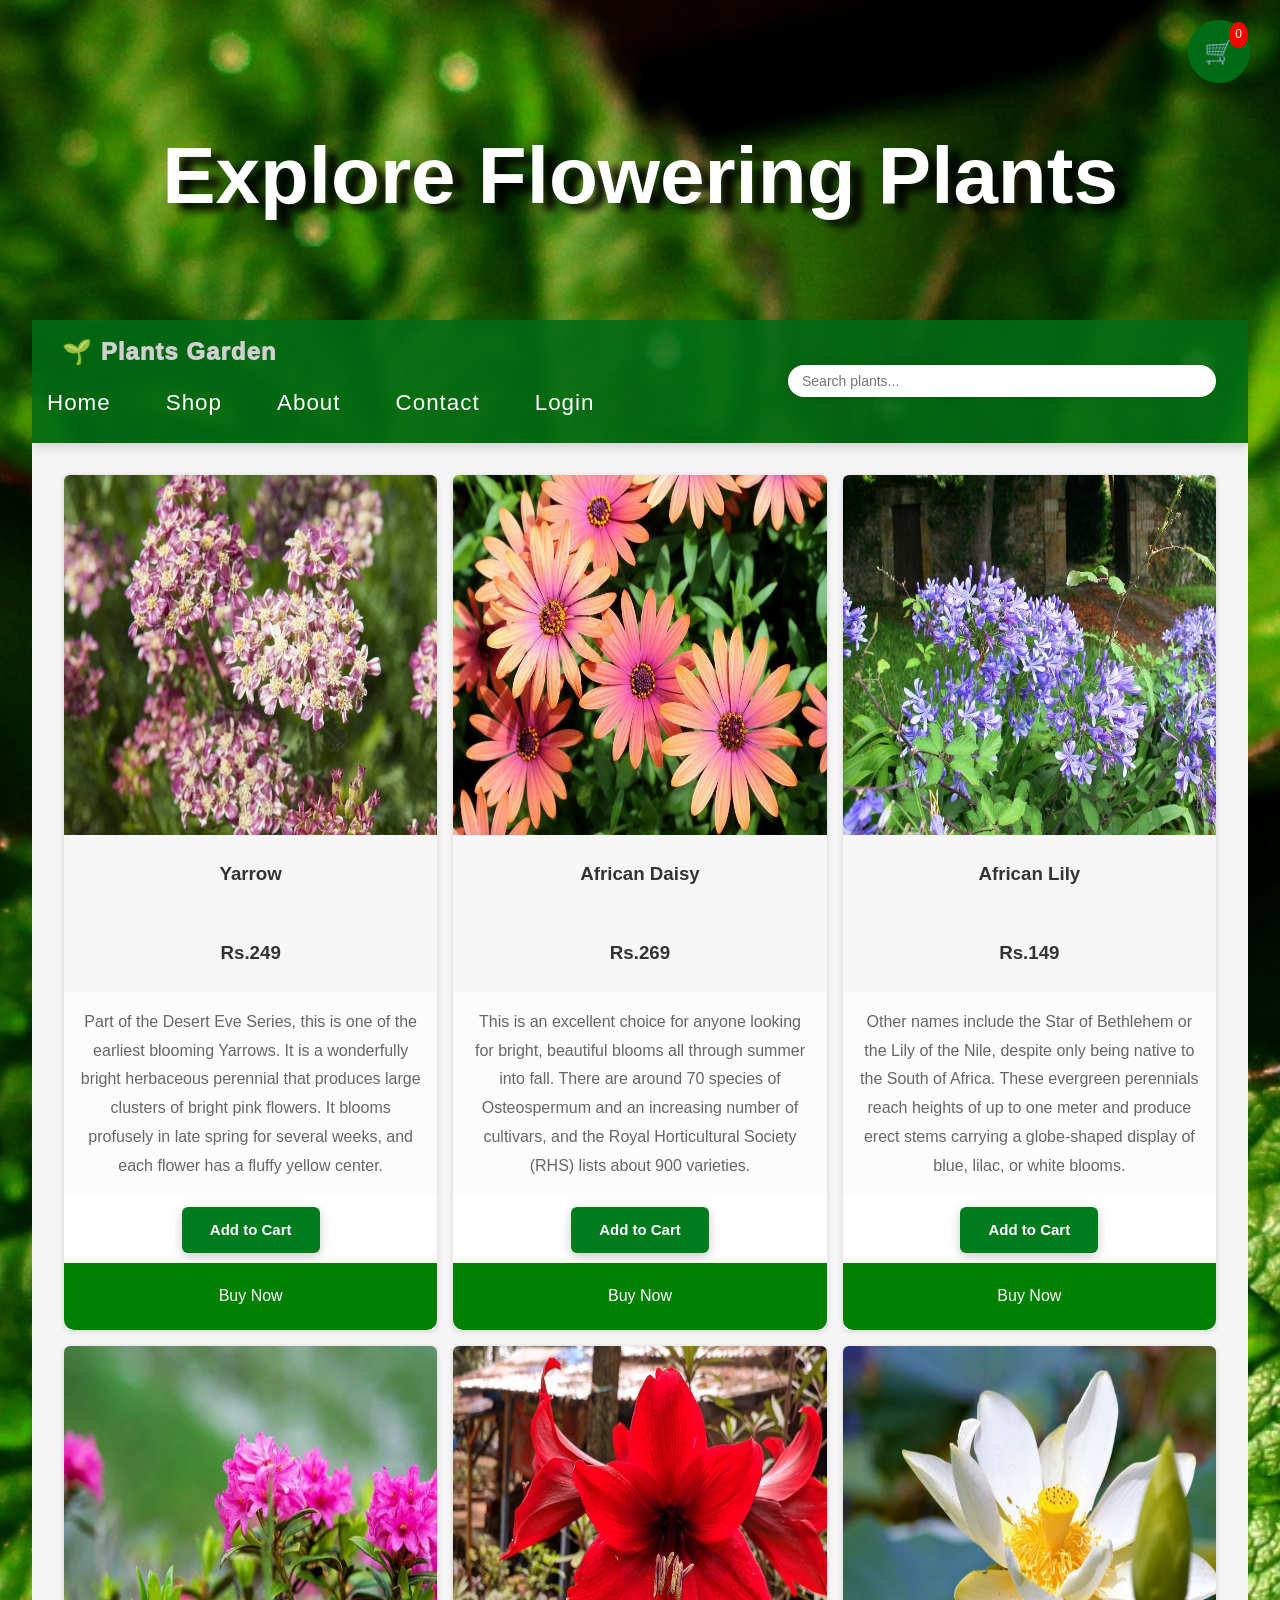
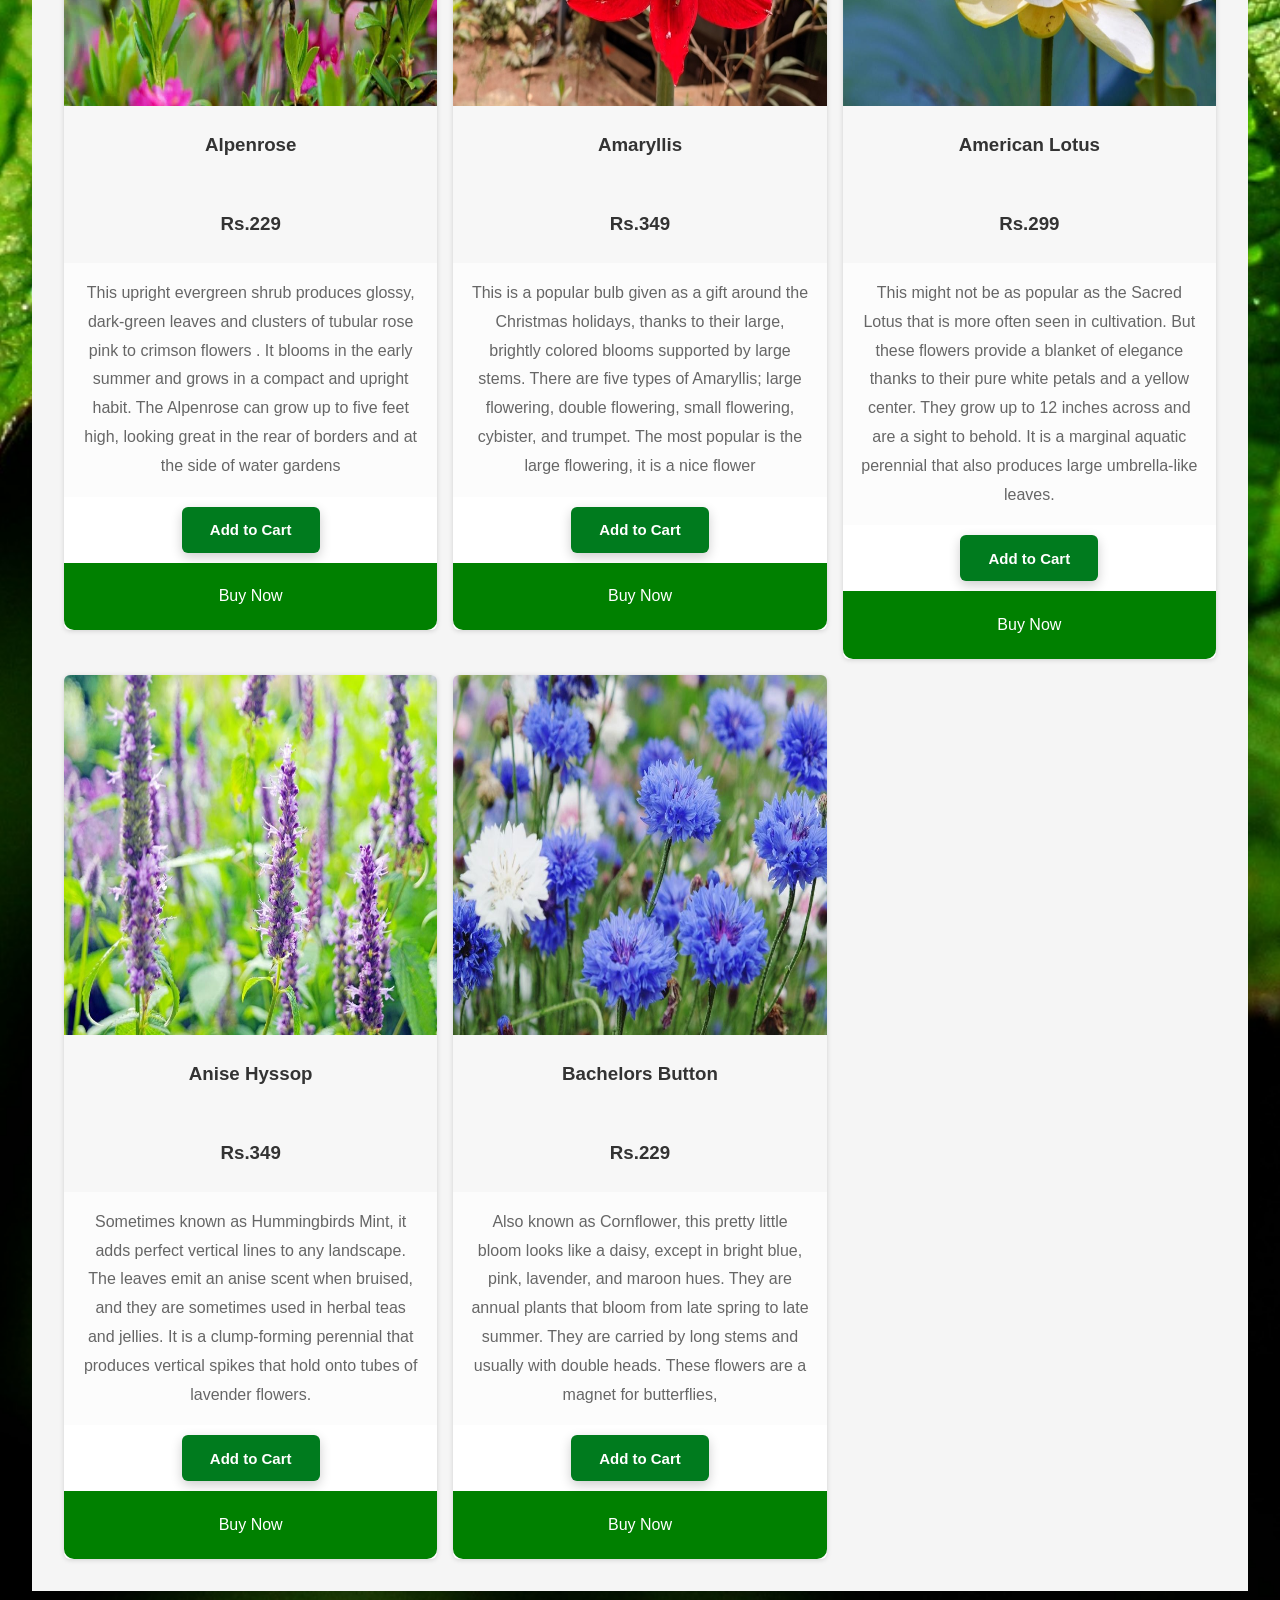
<file: cards/flowering.html>
<!DOCTYPE html>
<html lang="en">

<head>
  <meta charset="UTF-8">
  <meta name="viewport" content="width=device-width, initial-scale=1.0">
  <title>Flowering Plants</title>
  <link rel="stylesheet" href="../style.css">
</head>

<body>

<!-- Shopping Cart Modal -->
<div id="cart-modal" class="cart-modal">
  <h3>Your Cart</h3>
  <div id="cart-items"></div>
<span id="cart-total"></span>

  <div class="cart-total" id="cart-total">Total: ₹0.00</div>
  <button class="checkout-btn" onclick="checkout()">Checkout</button>
</div>

<!-- Floating Cart Icon -->
<div class="cart-icon-container" onclick="toggleCart()">
  🛒<span id="cart-count">0</span>
</div>


  <header class="flowering-page-header">
    <h1>Explore Flowering Plants</h1>
    <nav class="navbar">
      <div class="nav-container">
        <div class="nav-logo">🌱 Plants Garden</div>

    
          <div class="search-container">
            <input
              type="text"
              id="search-input"
              placeholder="Search plants..."
              oninput="handleSearch(this.value)"
            />
            <div id="search-results" class="search-results"></div>
          </div>
        </div>
        
        <ul class="nav-links">
          <li><a href="../index.html#home">Home</a></li>
          <li><a href="../index.html#classification">Shop</a></li>
          <li><a href="../index.html#about">About</a></li>
          <li><a href=" contact.html">Contact</a></li>
<!-- Login link -->
<li id="nav-login"><a href="login.html">Login</a></li>

<!-- User menu (hidden by default) -->
<li id="user-menu" style="display: none; position: relative;">
  <span id="user-name" style="cursor: pointer;"></span>
  <ul id="user-dropdown" style="display: none; position: absolute; background: #006b14f2; border: 1px solid #00540ae1;border-radius: 9px; padding: 10px;">
    <li><a href="index.html">Account</a></li>
    <li><a href="#" id="logout-link">Logout</a></li>
  </ul>
</li>        </ul>
    
      </div>
    </nav>

  <main class="flowering-page-main">
    <section class="flowering-page-section">
  
      <div class="classification-card">
        <img src="../img/fp1.webp">
        <div class="card-content">
          <h3>  Yarrow  </h3>
          <h3 style="text-align: center;">Rs.249</h3>
          <p> Part of the Desert Eve Series, this is one of the earliest blooming Yarrows. 
            It is a wonderfully bright herbaceous perennial that produces large clusters of bright pink flowers. 
           It blooms profusely in late spring for several weeks, and each flower has a fluffy yellow center.
           </p>
           <button class="add-to-cart-btn" onclick="addToCart('Yarrow', 249)">Add to Cart</button>

        </div>
        <a href="../billing.html">Buy Now  </a>
    
    </div>

    <div class="classification-card">
      <img src="../img/fp2.webp">
      <div class="card-content">
        <h3> African Daisy  </h3>
        <h3 style="text-align: center;">Rs.269</h3>

        <p> This is an excellent choice for anyone looking for bright, beautiful blooms
           all through summer into fall. There are around 70 species of Osteospermum and an increasing 
           number of cultivars, and the Royal Horticultural Society (RHS) lists about 900 varieties.
            </p>
            <button class="add-to-cart-btn" onclick="addToCart('African Daisy', 269)">Add to Cart</button>

      </div>
      <a href="../billing.html">Buy Now  </a>
  
  </div>


     <div class="classification-card">
        <img src="../img/fp3.jpg">
        <div class="card-content">
          <h3>  African Lily    </h3>
          <h3 style="text-align: center;">Rs.149</h3>

          <p> Other names include the Star of Bethlehem or the Lily of the Nile,
             despite only being native to the South of Africa.
              These evergreen perennials reach heights of up to one meter and produce erect stems carrying 
              a globe-shaped display of blue, lilac, or white blooms.
      </p>
      <button class="add-to-cart-btn" onclick="addToCart('African Lily', 149)">Add to Cart</button>

        </div>
        <a href="../billing.html">Buy Now  </a>
    
    </div>


     <div class="classification-card">
        <img src="../img/fp4.jpg">
        <div class="card-content">
          <h3>  Alpenrose   </h3>
          <h3 style="text-align: center;">Rs.229</h3>

          <p> This upright evergreen shrub produces glossy, dark-green leaves and clusters of tubular rose pink to crimson flowers
            . It blooms in the early summer and grows in a compact and upright habit. 
            The Alpenrose can grow up to five feet high, looking great in the rear of borders and at the side of water gardens
            </p>
            <button class="add-to-cart-btn" onclick="addToCart('Alpenrose', 229)">Add to Cart</button>

        </div>
        <a href="../billing.html">Buy Now  </a>
    
    </div>



     <div class="classification-card">
        <img src="../img/fp5.jpg">
        <div class="card-content">
          <h3>  Amaryllis   </h3>
          <h3 style="text-align: center;">Rs.349</h3>

          <p> This is a popular bulb given as a gift around the Christmas holidays,
            thanks to their large, brightly colored blooms supported by large stems. 
            There are five types of Amaryllis; large flowering, double flowering, small flowering, cybister, and trumpet. 
            The most popular is the large flowering, it is a nice flower </p>
            <button class="add-to-cart-btn" onclick="addToCart('Amaryllis', 349)">Add to Cart</button>

            </div>
        
        <a href="../billing.html">Buy Now  </a>
    </div>


     <div class="classification-card">
        <img src="../img/fp6.jpg">
        <div class="card-content">
          <h3>  American Lotus   </h3>
          <h3 style="text-align: center;">Rs.299</h3>

          <p> This might not be as popular as the Sacred Lotus that is more often seen in cultivation. But these flowers provide a blanket of elegance thanks to their pure white petals and a yellow center. They grow up to 12 inches across and are a sight to behold. It is a marginal aquatic perennial that also produces 
            large umbrella-like leaves.   </p>
            <button class="add-to-cart-btn" onclick="addToCart('American Lotus', 299)">Add to Cart</button>

        </div>
        <a href="../billing.html">Buy Now  </a>
    
    </div>

    <div class="classification-card">
      <img src="../img/fp7.jpg">
      <div class="card-content">
        <h3>  Anise Hyssop   </h3>
        <h3 style="text-align: center;">Rs.349</h3>

        <p>Sometimes known as Hummingbirds Mint, it adds perfect vertical lines to any landscape. 
          The leaves emit an anise scent when bruised, and they are sometimes used in herbal teas and jellies. 
          It is a clump-forming perennial that produces vertical spikes that hold onto tubes of lavender flowers.
         </p>
         <button class="add-to-cart-btn" onclick="addToCart('Anise Hyssop', 349)">Add to Cart</button>

      </div>
      <a href="../billing.html">Buy Now  </a>
  
  </div>



        <div class="classification-card">
        <img src="../img/fp8.jpg">
        <div class="card-content">
          <h3>  Bachelors Button  </h3>
          <h3 style="text-align: center;">Rs.229</h3>

          <p> Also known as Cornflower, this pretty little bloom looks like a daisy, except in bright blue, pink, lavender, and maroon hues.
            They are annual plants that bloom from late spring to late summer. They are carried by long stems and usually with double heads. 
            These flowers are a magnet for butterflies, </p>
            <button class="add-to-cart-btn" onclick="addToCart('Bachelors Button',229)">Add to Cart</button>

        </div>
        <a href="../billing.html">Buy Now  </a>
    
    </div>


<script src="../script.js"></script>
</body>

</html>
</file>
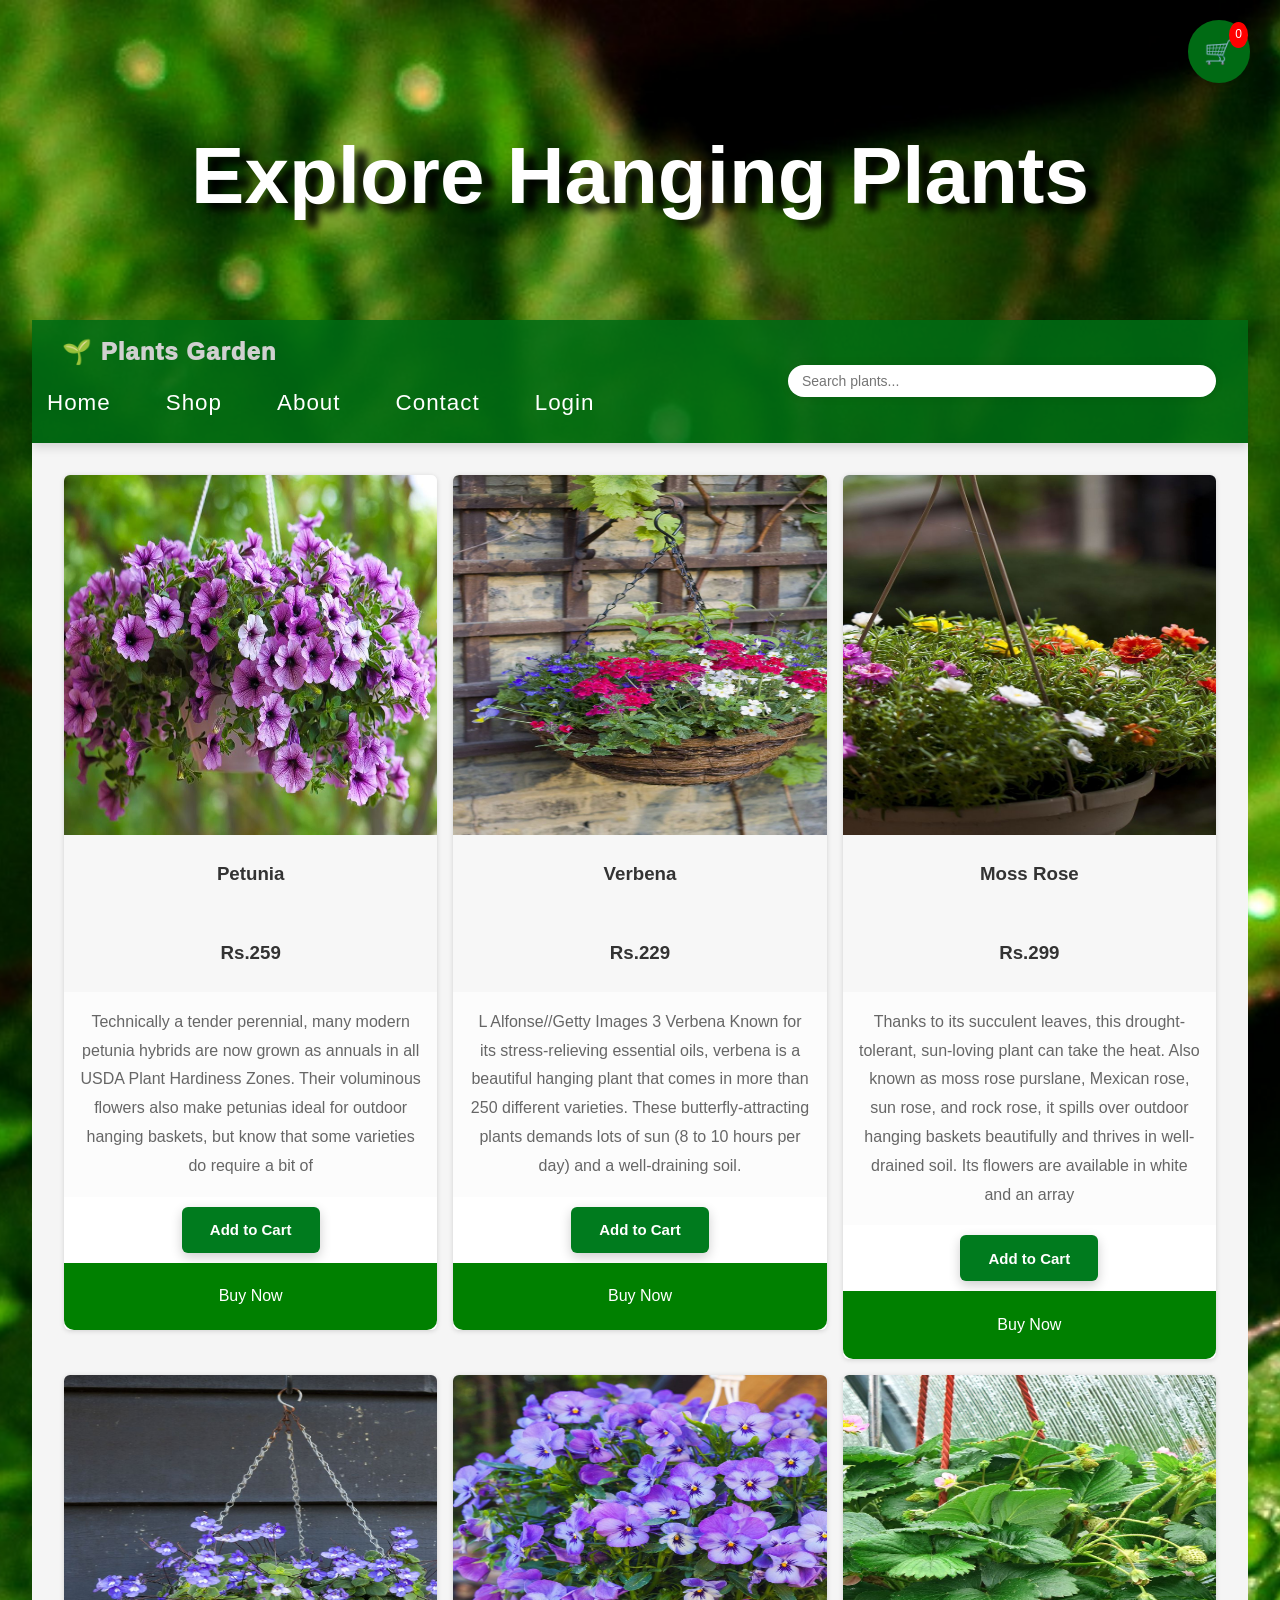
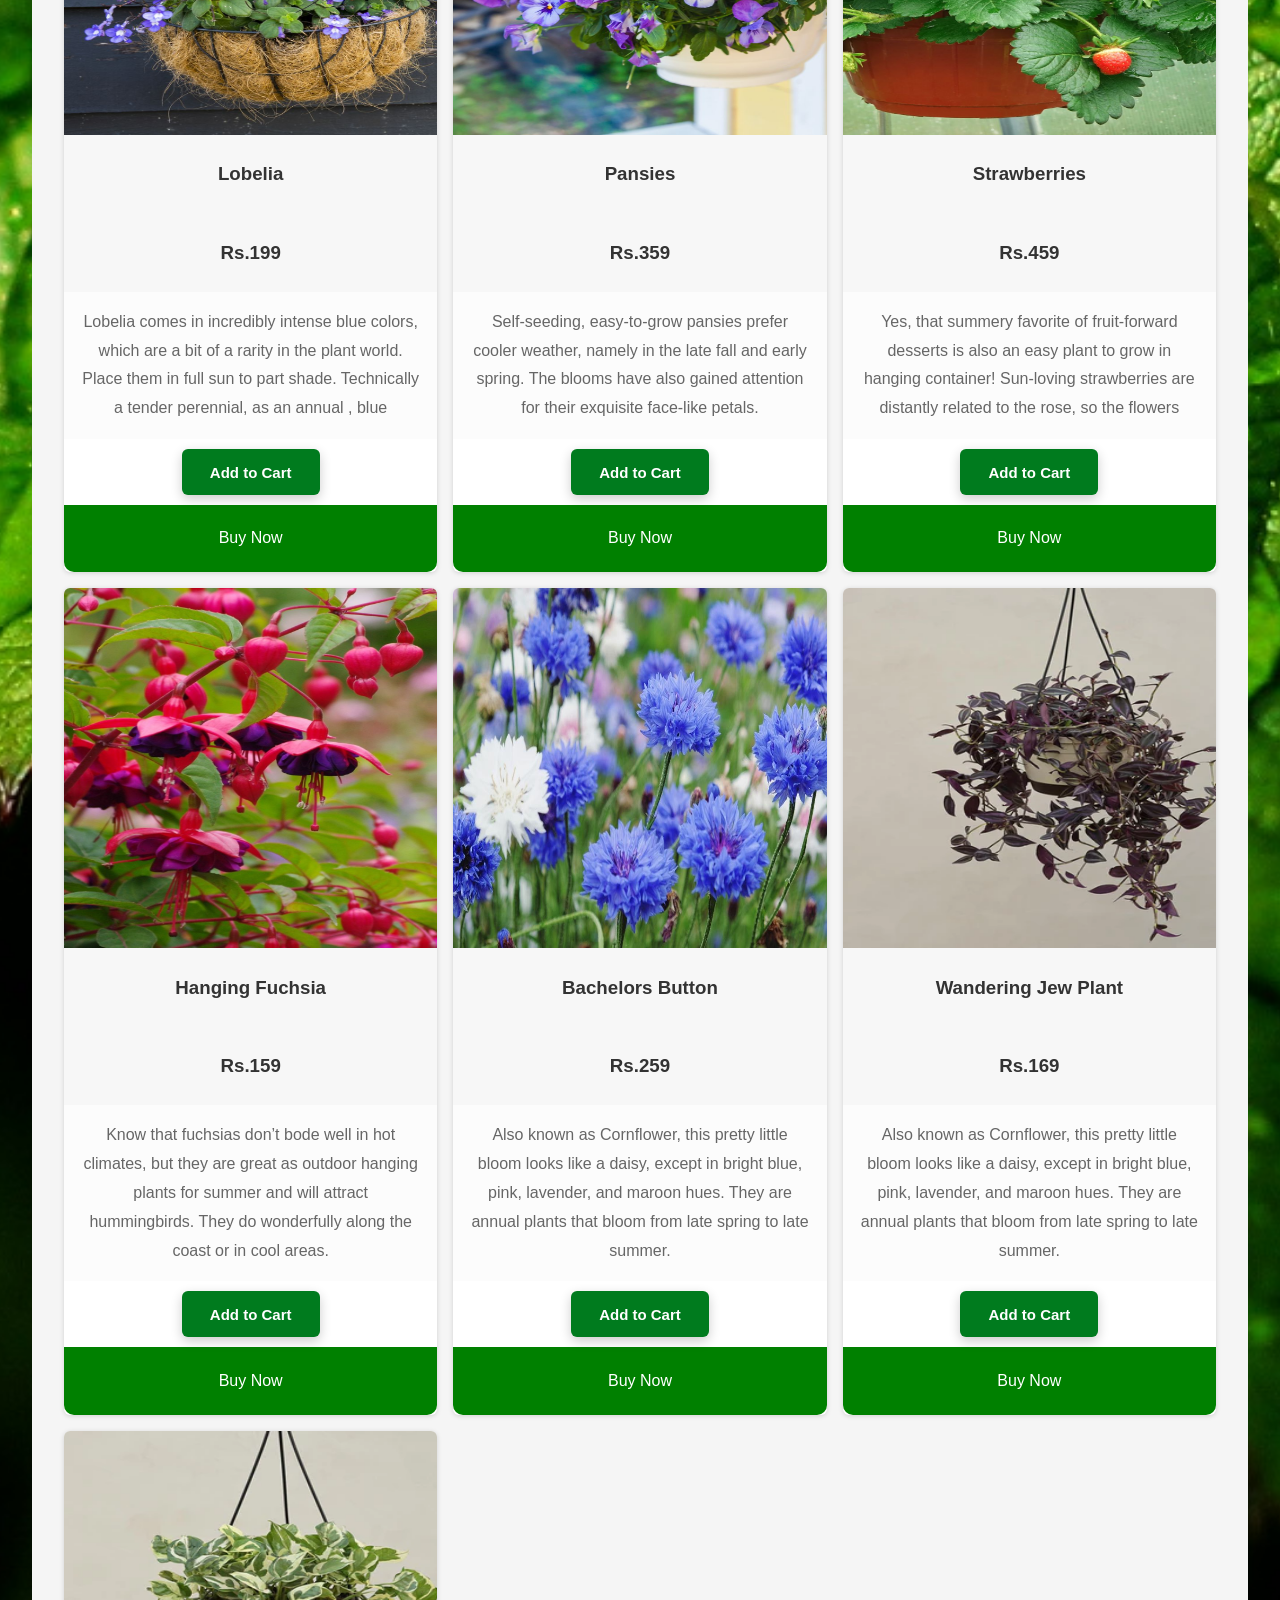
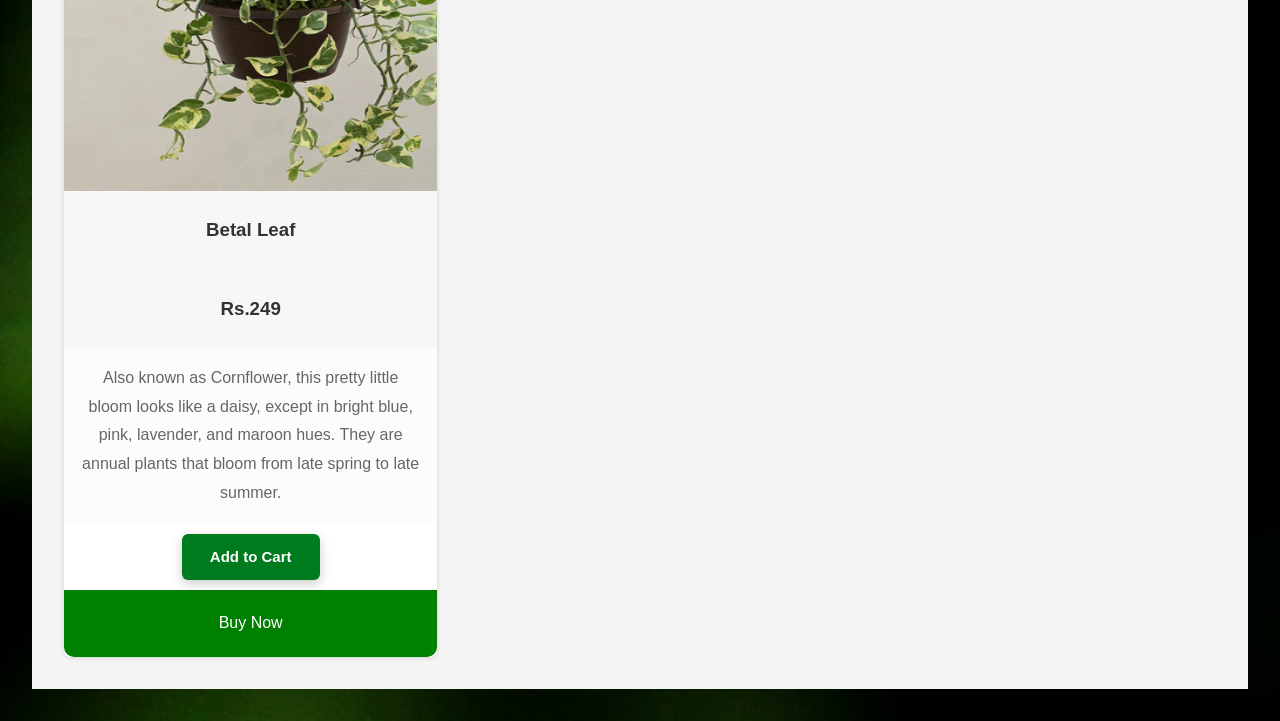
<file: cards/hanging.html>
<!DOCTYPE html>
<html lang="en">

<head>
  <meta charset="UTF-8">
  <meta name="viewport" content="width=device-width, initial-scale=1.0">
  <title>Hanging plants </title>
  <link rel="stylesheet" href="../style.css">
</head>

<body>
 <!-- Shopping Cart Modal -->
<div id="cart-modal" class="cart-modal">
  <h3>Your Cart</h3>
  <div id="cart-items" class="cart-items"></div>
  <div class="cart-total" id="cart-total">Total: ₹0.00</div>
  <button class="checkout-btn" onclick="checkout()">Checkout</button>
</div>

<!-- Floating Cart Icon -->
<div class="cart-icon-container" onclick="toggleCart()">
  🛒<span id="cart-count">0</span>
</div>






  <header class="flowering-page-header">
    <h1>Explore Hanging Plants</h1>
    <nav class="navbar">
      <div class="nav-container">
        <div class="nav-logo">🌱 Plants Garden</div>

    
          <div class="search-container">
            <input
              type="text"
              id="search-input"
              placeholder="Search plants..."
              oninput="handleSearch(this.value)"
            />
            <div id="search-results" class="search-results"></div>
          </div>
        </div>
        
        <ul class="nav-links">
          <li><a href="../index.html#home">Home</a></li>
          <li><a href="../index.html#classification">Shop</a></li>
          <li><a href="../index.html#about">About</a></li>
          <li><a href=" contact.html">Contact</a></li>
<!-- Login link -->
<li id="nav-login"><a href="login.html">Login</a></li>

<!-- User menu (hidden by default) -->
<li id="user-menu" style="display: none; position: relative;">
  <span id="user-name" style="cursor: pointer;"></span>
  <ul id="user-dropdown" style="display: none; position: absolute; background: #006b14f2; border: 1px solid #00540ae1;border-radius: 9px; padding: 10px;">
    <li><a href="index.html">Account</a></li>
    <li><a href="#" id="logout-link">Logout</a></li>
  </ul>
</li>        </ul>
    
      </div>
    </nav>


  <main class="flowering-page-main">
    <section class="flowering-page-section">
  
      
      <div class="classification-card">
        <img src="../img/hp1.jpeg">
        <div class="card-content">
          <h3>  Petunia </h3>
          <h3>Rs.259</h3>
          <p> Technically a tender perennial, many modern petunia hybrids are now grown as 
            annuals in all USDA Plant Hardiness Zones. Their voluminous flowers also make
             petunias ideal for outdoor hanging baskets, but know that some varieties do require a bit of 
            
           </p>
           <button class="add-to-cart-btn" onclick="addToCart('Petunia', 259)">Add to Cart</button>

        </div>
        <a href="../billing.html">Buy Now  </a>
    
    </div>

    <div class="classification-card">
      <img src="../img/hp2.jpeg">
      <div class="card-content">
        <h3> Verbena </h3>
        <h3>Rs.229</h3>

        <p> L Alfonse//Getty Images
          3
          Verbena
          Known for its stress-relieving essential oils, verbena is a beautiful hanging plant
          
          that comes in more than 250 different varieties.
           These butterfly-attracting plants demands lots of sun (8 to 10 hours per day)
            and a well-draining soil.
            </p>
            <button class="add-to-cart-btn" onclick="addToCart('verbena', 229)">Add to Cart</button>

      </div>
      <a href="../billing.html">Buy Now  </a>
  
  </div>


     <div class="classification-card">
        <img src="../img/hp3.jpeg">
        <div class="card-content">
          <h3>  Moss Rose   </h3>
          <h3>Rs.299</h3>

          <p> Thanks to its succulent leaves, this drought-tolerant,
             sun-loving plant can take the heat. Also known as moss rose purslane,
             Mexican rose, sun rose, and rock rose, it spills over outdoor hanging
              baskets beautifully and thrives in well-drained soil.
              Its flowers are available in white and an array
      </p>
      <button class="add-to-cart-btn" onclick="addToCart('Moss rose', 299)">Add to Cart</button>

        </div>
        <a href="../billing.html">Buy Now  </a>
    
    </div>


     <div class="classification-card">
        <img src="../img/hp4.jpg">
        <div class="card-content">
          <h3> Lobelia  </h3>
          <h3>Rs.199</h3>

          <p> Lobelia comes in incredibly intense blue colors, which are a bit of a rarity in the plant world. Place them in full sun to part shade. Technically a tender perennial, as an annual
            , blue 
            </p>
            <button class="add-to-cart-btn" onclick="addToCart('Lobelia', 199)">Add to Cart</button>
            

        </div>
        <a href="../billing.html">Buy Now  </a>
    
    </div>



     <div class="classification-card">
        <img src="../img/hp5.jpg">
        <div class="card-content">
          <h3> Pansies    </h3>
          <h3>Rs.359</h3>

          <p> Self-seeding, easy-to-grow pansies prefer cooler weather, namely in the late fall and early spring.
             The blooms have also gained attention for their exquisite face-like petals.</p>
            </div>
            <button class="add-to-cart-btn" onclick="addToCart('Pansies', 359)">Add to Cart</button>

        <a href="../billing.html">Buy Now  </a>
    </div>



     <div class="classification-card">
        <img src="../img/hp6.jpg">
        <div class="card-content">
          <h3>  Strawberries </h3>
          <h3>Rs.459</h3>

          <p> Yes, that summery favorite of fruit-forward desserts is also an easy plant to grow in 
            
            hanging container! Sun-loving strawberries are distantly related to the rose,
             so the flowers </p>
        </div>
        <button class="add-to-cart-btn" onclick="addToCart('Strawberries', 459)">Add to Cart</button>

        <a href="../billing.html">Buy Now  </a>
    
    </div>

    <div class="classification-card">
      <img src="../img/hp7.jpeg">
      <div class="card-content">
        <h3> Hanging Fuchsia  </h3>
        <h3>Rs.159</h3>

        <p> Know that fuchsias don’t bode well in hot climates, but they are great as outdoor hanging
           plants for summer and will attract hummingbirds.
           They do wonderfully along the coast or in cool areas.
         </p>
      </div>
      <button class="add-to-cart-btn" onclick="addToCart('Hanging Fuchsia', 159)">Add to Cart</button>

      <a href="../billing.html">Buy Now  </a>
  
  </div>



        <div class="classification-card">
        <img src="../img/fp8.jpg">
        <div class="card-content">
          <h3>  Bachelors Button  </h3>
          <h3>Rs.259</h3>

          <p> Also known as Cornflower, this pretty little bloom looks like a daisy, except in bright blue, pink, lavender, and maroon hues.
            They are annual plants that bloom from late spring to late summer.
            </p>
        </div>
        <button class="add-to-cart-btn" onclick="addToCart('Bachelors Button', 259)">Add to Cart</button>

        <a href="../billing.html">Buy Now  </a>
    
    </div>



    <div class="classification-card">
      <img src="../img/t1.webp">
      <div class="card-content">
        <h3>  Wandering Jew Plant  </h3>
        <h3>Rs.169</h3>

        <p> Also known as Cornflower, this pretty little bloom looks like a daisy, except in bright blue, pink, lavender, and maroon hues.
          They are annual plants that bloom from late spring to late summer.
          </p>
      </div>
      <button class="add-to-cart-btn" onclick="addToCart('Wandering jew plant', 169)">Add to Cart</button>

      <a href="../billing.html">Buy Now  </a>
  
  </div>


  <div class="classification-card">
    <img src="../img/t2.webp">
    <div class="card-content">
      <h3>  Betal Leaf </h3>
      <h3>Rs.249</h3>

      <p> Also known as Cornflower, this pretty little bloom looks like a daisy, except in bright blue, pink, lavender, and maroon hues.
        They are annual plants that bloom from late spring to late summer.
        </p>
    </div>
    <button class="add-to-cart-btn" onclick="addToCart('Betal Leaf', 249)">Add to Cart</button>

    <a href="../billing.html">Buy Now  </a>

</div>



<script src="../script.js"></script>

</body>

</html>
</file>
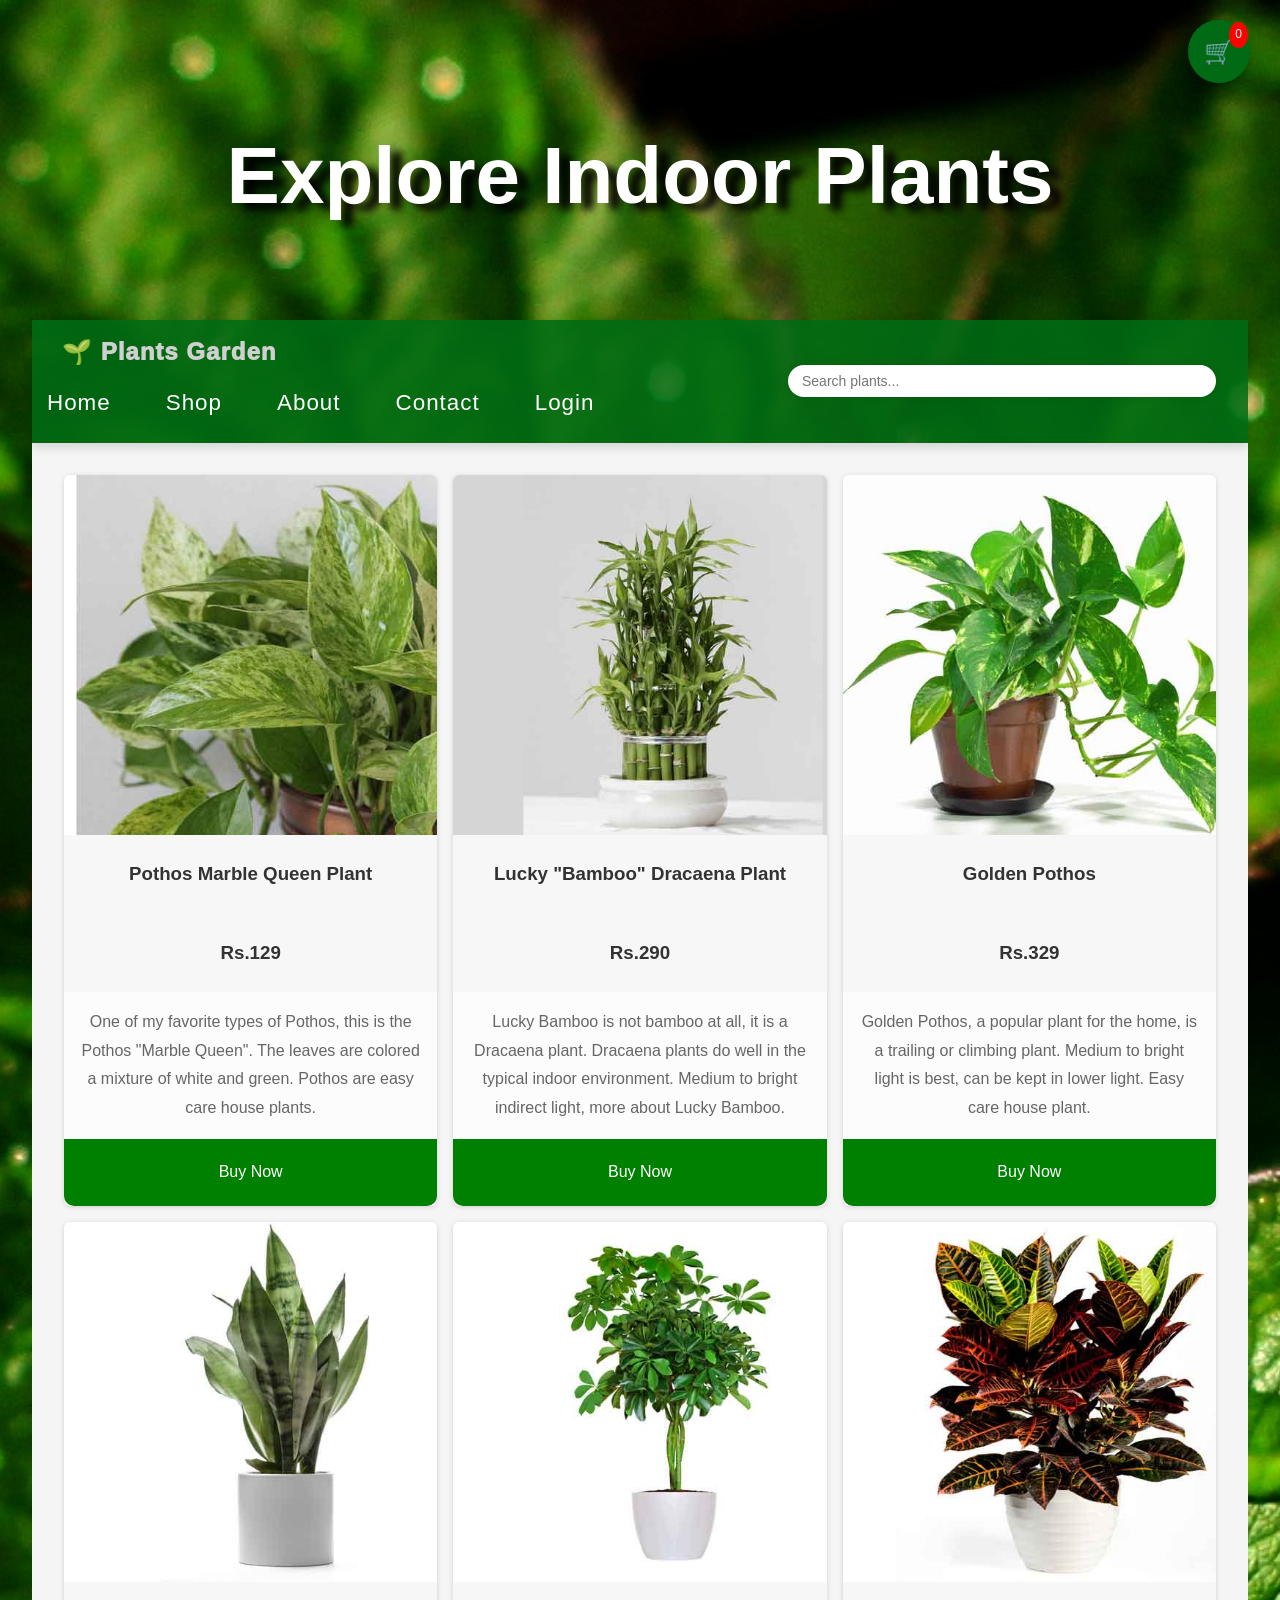
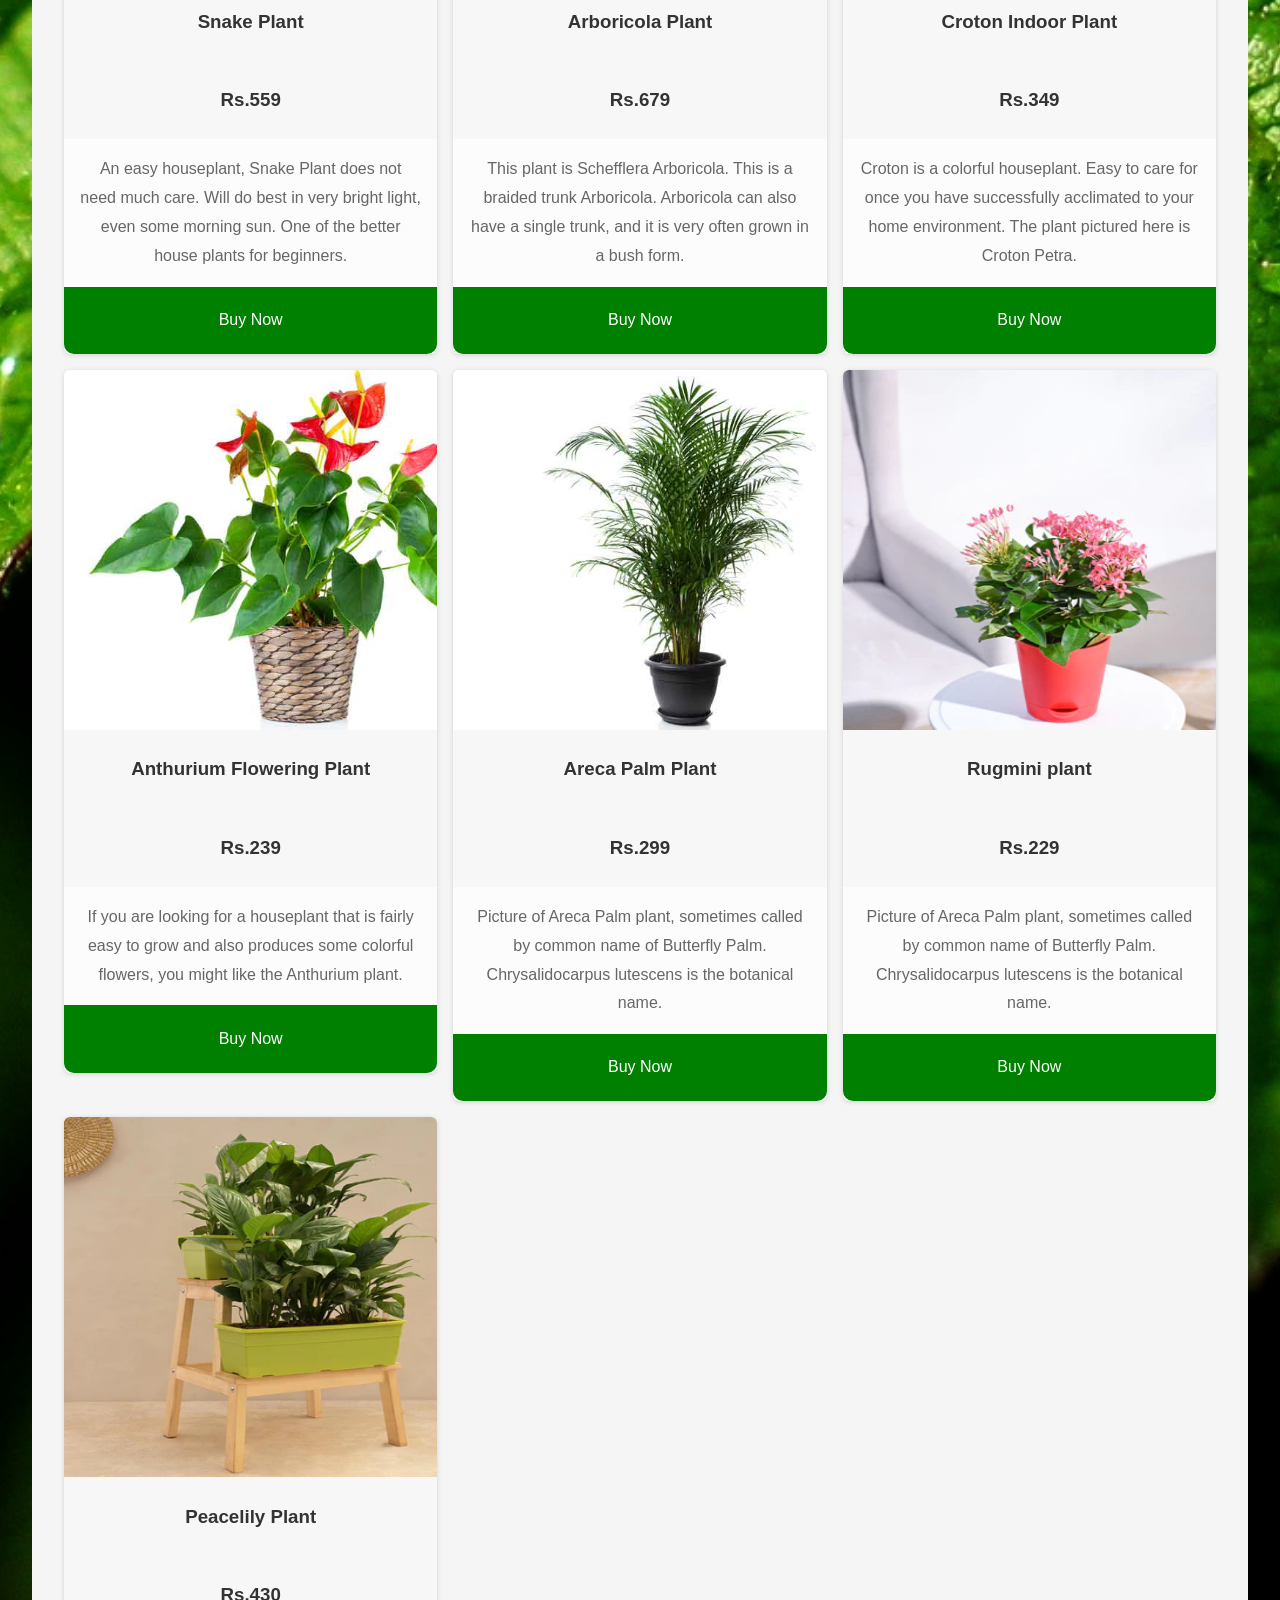
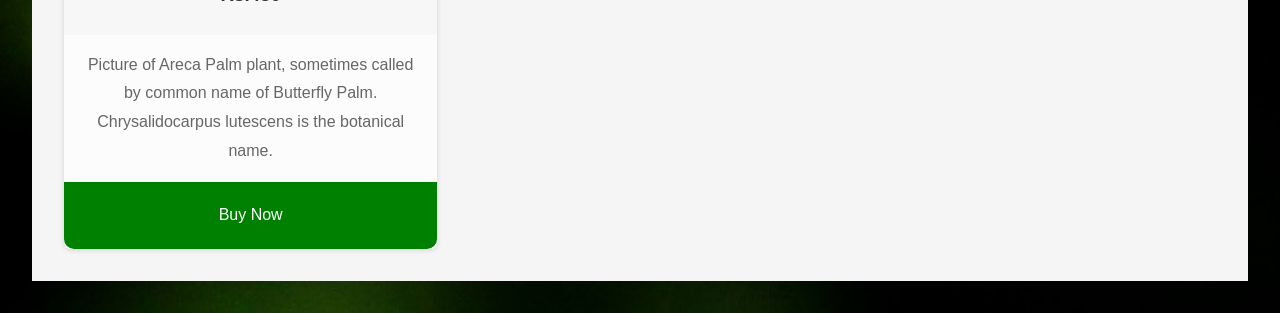
<file: cards/indoor.html>
<!DOCTYPE html>
<html lang="en">

<head>
  <meta charset="UTF-8">
  <meta name="viewport" content="width=device-width, initial-scale=1.0">
  <title>Indoor plants </title>
  <link rel="stylesheet" href="../style.css">
</head>

<body>

 
<!-- Shopping Cart Modal -->
<div id="cart-modal" class="cart-modal">
  <h3>Your Cart</h3>
  <div id="cart-items" class="cart-items"></div>
  <div class="cart-total" id="cart-total">Total: ₹0.00</div>
  <button class="checkout-btn" onclick="checkout()">Checkout</button>
</div>

<!-- Floating Cart Icon -->
<div class="cart-icon-container" onclick="toggleCart()">
  🛒<span id="cart-count">0</span>
</div>






  <header class="flowering-page-header">
    <h1>Explore Indoor Plants</h1>
    <nav class="navbar">
      <div class="nav-container">
        <div class="nav-logo">🌱 Plants Garden</div>

    
          <div class="search-container">
            <input
              type="text"
              id="search-input"
              placeholder="Search plants..."
              oninput="handleSearch(this.value)"
            />
            <div id="search-results" class="search-results"></div>
          </div>
        </div>
        
        <ul class="nav-links">
          <li><a href="../index.html#home">Home</a></li>
          <li><a href="../index.html#classification">Shop</a></li>
          <li><a href="../index.html#about">About</a></li>
          <li><a href=" contact.html">Contact</a></li>
<!-- Login link -->
<li id="nav-login"><a href="login.html">Login</a></li>

<!-- User menu (hidden by default) -->
<li id="user-menu" style="display: none; position: relative;">
  <span id="user-name" style="cursor: pointer;"></span>
  <ul id="user-dropdown" style="display: none; position: absolute; background: #006b14f2; border: 1px solid #00540ae1;border-radius: 9px; padding: 10px;">
    <li><a href="index.html">Account</a></li>
    <li><a href="#" id="logout-link">Logout</a></li>
  </ul>
</li>        </ul>
    
      </div>
    </nav>




  <main class="flowering-page-main">
    <section class="flowering-page-section">
  
      <div class="classification-card">
        <img src="../img/ip1.jpg">
        <div class="card-content">
          <h3> Pothos Marble Queen Plant </h3>
          <h3>Rs.129</h3>
          <p> One of my favorite types of Pothos, this is the Pothos "Marble Queen". 
            The leaves are colored a mixture of white and green. Pothos are easy care house plants.
           </p>
        </div>
        <a href="../billing.html">Buy Now  </a>
    
    </div>

    <div class="classification-card">
      <img src="../img/ip2.jpg">
      <div class="card-content">
        <h3> Lucky "Bamboo" Dracaena Plant</h3>
        <h3>Rs.290</h3>

        <p>Lucky Bamboo is not bamboo at all, it is a Dracaena plant. Dracaena plants do well in the typical indoor environment.
           Medium to bright indirect light, more about Lucky Bamboo.
            </p>
      </div>
      <a href="../billing.html">Buy Now  </a>
  
  </div>


     <div class="classification-card">
        <img src="../img/ip3.jpg">
        <div class="card-content">
          <h3>  Golden Pothos </h3>
          <h3>Rs.329</h3>
          
          <p>Golden Pothos, a popular plant for the home, is a trailing or climbing plant.
             Medium to bright light is best, can be kept in lower light. Easy care house plant.
      </p>
        </div>
        <a href="../billing.html">Buy Now  </a>
    
    </div>


     <div class="classification-card">
        <img src="../img/ip4.jpg">
        <div class="card-content">
          <h3>Snake Plant</h3>
          <h3>Rs.559</h3>

          <p> An easy houseplant, Snake Plant does not need much care.
             Will do best in very bright light, even some morning sun. One of the better house plants for beginners.
            </p>
        </div>
        <a href="../billing.html">Buy Now  </a>
    
    </div>



     <div class="classification-card">
        <img src="../img/ip5.jpg">
        <div class="card-content">
          <h3> Arboricola Plant     </h3>
          <h3>Rs.679</h3>

          <p>This plant is Schefflera Arboricola. This is a braided trunk Arboricola.
             Arboricola can also have a single trunk, and it is very often grown in a bush form.   </p>
            </div>
        
        <a href="../billing.html">Buy Now  </a>
    </div>



     <div class="classification-card">
        <img src="../img/ip6.jpg">
        <div class="card-content">
          <h3>  Croton Indoor Plant </h3>
          <h3>Rs.349</h3>

          <p> Croton is a colorful houseplant. Easy to care for once you have successfully acclimated to your home environment.
             The plant pictured here is Croton Petra.</p>
        </div>
        <a href="../billing.html">Buy Now  </a>
    
    </div>

    <div class="classification-card">
      <img src="../img/ip7.jpg">
      <div class="card-content">
        <h3> Anthurium Flowering Plant</h3>
        <h3>Rs.239</h3>

        <p>If you are looking for a houseplant that is fairly
           easy to grow and also produces some colorful flowers, you might like the Anthurium plant.
         </p>
      </div>
      <a href="../billing.html">Buy Now  </a>
  
  </div>



        <div class="classification-card">
        <img src="../img/ip8.jpg">
        <div class="card-content">
          <h3>  Areca Palm Plant </h3>
          <h3>Rs.299</h3>

          <p> Picture of Areca Palm plant, sometimes called by common name of Butterfly Palm.
             Chrysalidocarpus lutescens is the botanical name.
        </div>
        <a href="../billing.html">Buy Now  </a>
    
    </div>




    <div class="classification-card">
      <img src="../img/t3.webp">
      <div class="card-content">
        <h3>  Rugmini plant </h3>
        <h3>Rs.229</h3>

        <p> Picture of Areca Palm plant, sometimes called by common name of Butterfly Palm.
           Chrysalidocarpus lutescens is the botanical name.
      </div>
      <a href="../billing.html">Buy Now  </a>
  
  </div>



  

  <div class="classification-card">
    <img src="../img/t4.webp">
    <div class="card-content">
      <h3>  Peacelily Plant </h3>
      <h3>Rs.430</h3>

      <p> Picture of Areca Palm plant, sometimes called by common name of Butterfly Palm.
         Chrysalidocarpus lutescens is the botanical name.
    </div>
    <a href="../billing.html">Buy Now  </a>

</div>


<script src="../script.js"></script>
</body>

</html>
</file>
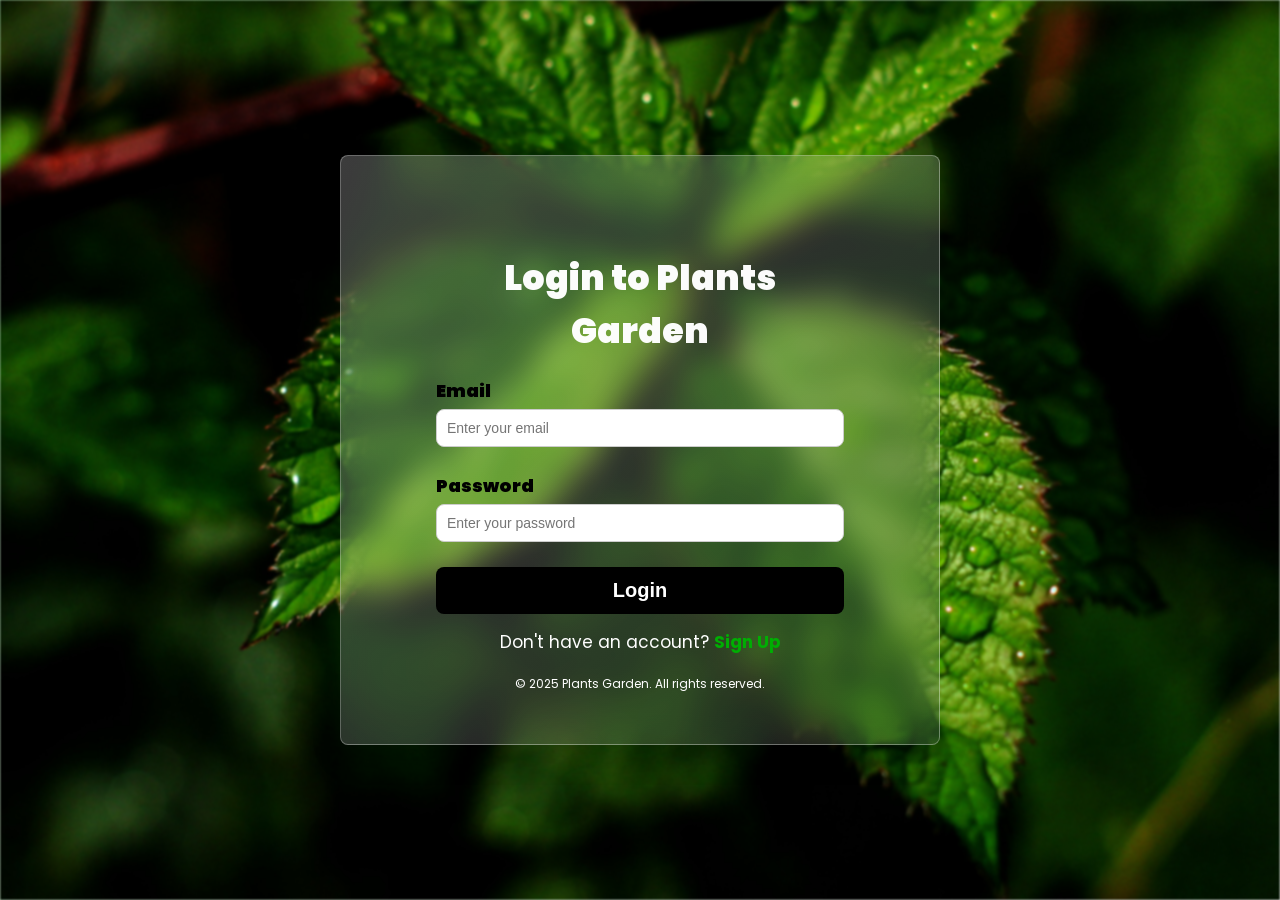
<file: cards/login.html>
<!DOCTYPE html>
<html lang="en">
<head>
  <meta charset="UTF-8" />
  <meta name="viewport" content="width=device-width, initial-scale=1.0"/>
  <title>Login | Plants Garden</title>
  <link href="https://fonts.googleapis.com/css2?family=Poppins:wght@400;600&display=swap" rel="stylesheet">
  <style>
    * {
      box-sizing: border-box;
      margin: 0;
      padding: 0;
    }

    body {
  font-family: 'Poppins', sans-serif;
  display: flex;
  justify-content: center;
  align-items: center;
  height: 100vh;
  position: relative;
  overflow: hidden;
}

body::before {
  content: '';
  position: absolute;
  top: 0;
  left: 0;
  width: 100%;
  height: 100%;
  background: url('header.jpg') no-repeat center center;
  background-size: cover;
  filter: blur(1px);
  z-index: -1s;
}

body::after {
  content: '';
  position: absolute;
  top: 0;
  left: 0;
  width: 100%;
  height: 100%;
  background: linear-gradient(135deg, rgba(0, 103, 3, 0.4), rgba(255, 255, 255, 0.2));
  z-index: -1;
}


  .container {
  background: linear-gradient(135deg, rgba(255, 255, 255, 0.235), rgba(138, 138, 138, 0.185));
  backdrop-filter: blur(16px);
  -webkit-backdrop-filter: blur(16px);
  border: 1px solid rgba(255, 255, 255, 0.3);
  width: 100%;
  max-width: 600px;
  height: 590px;
  padding:95px;
  box-shadow: 0 12px 30px rgba(0, 0, 0, 0.15);
  border-radius: 8px;
  transition: all 0.3s ease-in-out;
}


    h1 {
      font-size: 35px;
      text-align: center;
      margin-bottom: 20px;
      color: #fffffffb;
      font-weight: 1000;
    
    }

    .form-group {
      margin-bottom: 25px;
    }

    label {
      display: block;
      margin-bottom: 5px;
      color: #000000;
      font-weight: 900;
      font-size: large;
    }

    input {
      width: 100%;
      padding: 10px;
      border: 1px solid #ccc;
      border-radius: 8px;
      outline: none;
      font-size: 14px;
    }

    input:focus {
      border-color: #66bb6a;
    }

    .button {
      width: 100%;
      background-color: #000000;
      color: rgb(255, 255, 255);
      padding: 12px;
      font-size: 20px;  
      font-weight: 600;
      border: none;
      border-radius: 8px;
      cursor: pointer;
      transition: background-color 0.3s ease;
    }

    .button:hover {
      background-color: #585858;
    }

    .toggle-link {
      text-align: center;
      margin-top: 15px;
      color: #ffffff;
      font-size: 17px;
    }

    .toggle-link a {
      color: #00ae03;
      text-decoration: none;
      font-weight: bold;
    }

    .footer {
      text-align: center;
      margin-top: 20px;
      font-size: 12px;
      color: #ffffff;
    }
  </style>
</head>
<body>
  <div class="container">
    <h1 id="form-title">Login to Plants Garden</h1>
    <form id="auth-form">
      <div class="form-group">
        <label for="email">Email</label>
        <input type="email" id="email" placeholder="Enter your email" required />
      </div>

      <div class="form-group">
        <label for="password">Password</label>
        <input type="password" id="password" placeholder="Enter your password" required />
      </div>

      <div class="form-group" id="confirm-password-group" style="display: none;">
        <label for="confirm-password">Confirm Password</label>
        <input type="password" id="confirm-password" placeholder="Confirm your password" />
      </div>

      <button type="submit" class="button" id="submit-button">Login</button>
    </form>

    <div class="toggle-link" id="toggle-text">
      Don't have an account? <a href="#" id="toggle-link">Sign Up</a>
    </div>

    <div class="footer">
      © 2025 Plants Garden. All rights reserved.
    </div>
  </div>

  <script>
    const form = document.getElementById('auth-form');
    const toggleLink = document.getElementById('toggle-link');
    const toggleText = document.getElementById('toggle-text');
    const formTitle = document.getElementById('form-title');
    const submitButton = document.getElementById('submit-button');
    const confirmPasswordGroup = document.getElementById('confirm-password-group');

    let isSignUp = false;

    toggleLink.addEventListener('click', function(e) {
      e.preventDefault();
      isSignUp = !isSignUp;

      if (isSignUp) {
        formTitle.textContent = 'Create Your Account';
        submitButton.textContent = 'Sign Up';
        toggleText.innerHTML = 'Already have an account? <a href="#" id="toggle-link">Login</a>';
        confirmPasswordGroup.style.display = 'block';
      } else {
        formTitle.textContent = 'Login to Plants Garden';
        submitButton.textContent = 'Login';
        toggleText.innerHTML = 'Don\'t have an account? <a href="#" id="toggle-link">Sign Up</a>';
        confirmPasswordGroup.style.display = 'none';
      }

      document.getElementById('toggle-link').addEventListener('click', arguments.callee);
    });

    form.addEventListener('submit', function(e) {
      e.preventDefault();

      const email = document.getElementById('email').value.trim();
      const password = document.getElementById('password').value.trim();
      const confirmPassword = document.getElementById('confirm-password').value.trim();

      if (isSignUp) {
        if (password !== confirmPassword) {
          alert('Passwords do not match.');
          return;
        }
        alert('Account created successfully!');
        // Redirect or handle sign-up logic
      } else {
        alert('Login successful!');
        window.location.href = '../index.html'; // Redirect to homepage
      }
    });
  </script>
</body>
</html>
</file>
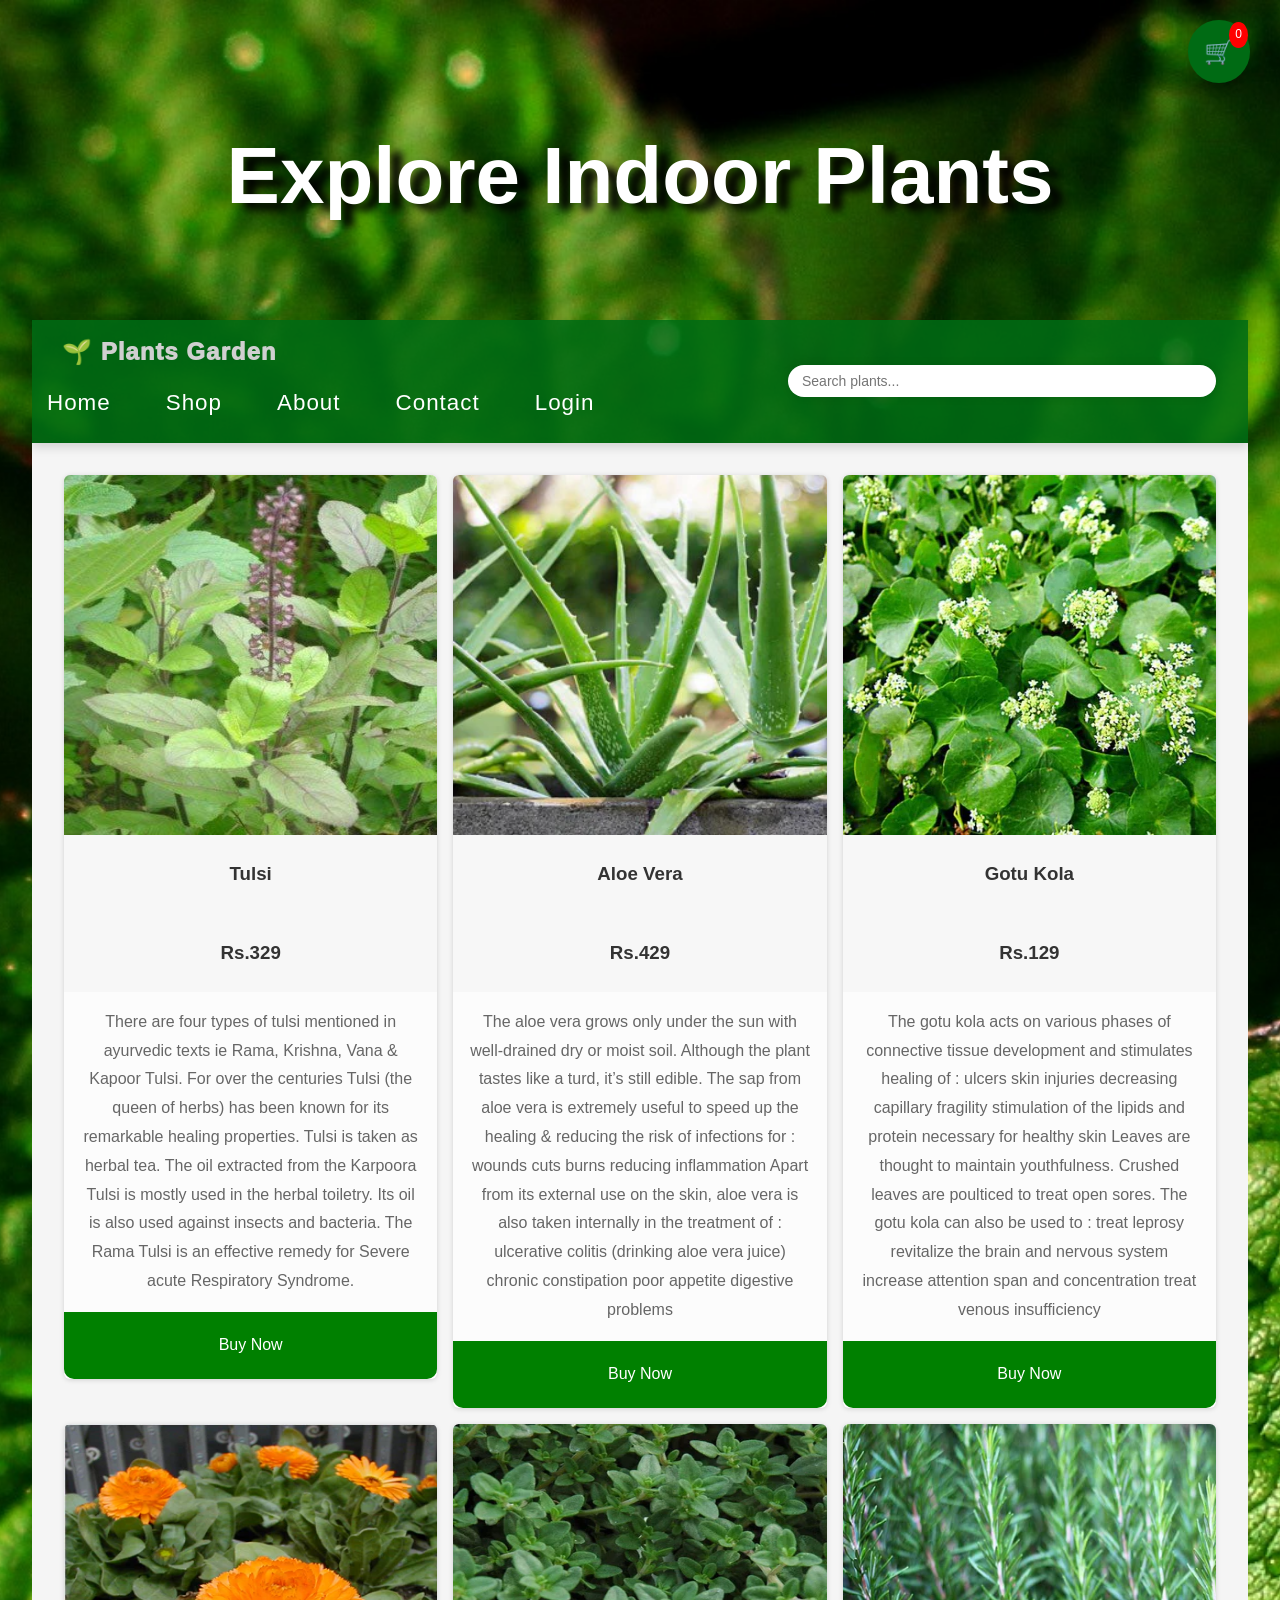
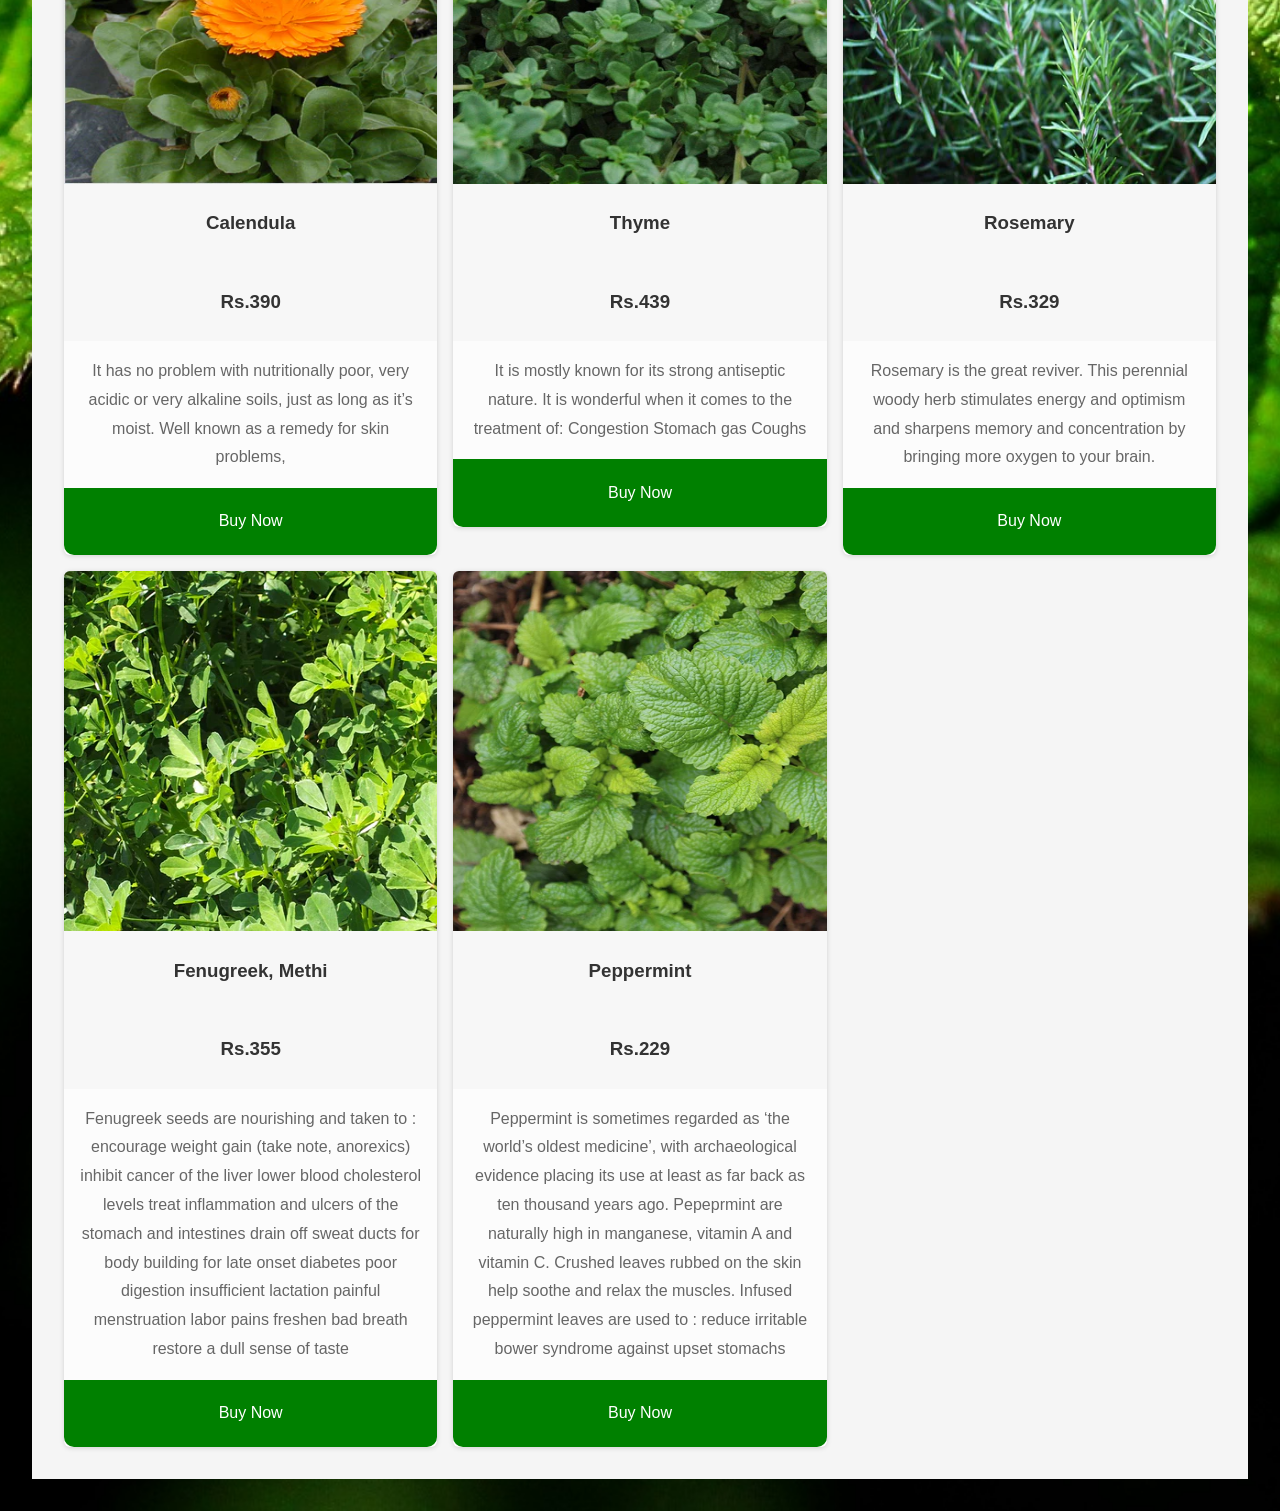
<file: cards/medicine.html>
<!DOCTYPE html>
<html lang="en">

<head>
  <meta charset="UTF-8">
  <meta name="viewport" content="width=device-width, initial-scale=1.0">
  <title>medicine plants </title>
  <link rel="stylesheet" href="../style.css">
</head>
      
<body>
 <!-- Shopping Cart Modal -->
<div id="cart-modal" class="cart-modal">
  <h3>Your Cart</h3>
  <div id="cart-items" class="cart-items"></div>
  <div class="cart-total" id="cart-total">Total: ₹0.00</div>
  <button class="checkout-btn" onclick="checkout()">Checkout</button>
</div>

<!-- Floating Cart Icon -->
<div class="cart-icon-container" onclick="toggleCart()">
  🛒<span id="cart-count">0</span>
</div>






  <header class="flowering-page-header">
    <h1>Explore Indoor Plants</h1>
    <nav class="navbar">
      <div class="nav-container">
        <div class="nav-logo">🌱 Plants Garden</div>

    
          <div class="search-container">
            <input
              type="text"
              id="search-input"
              placeholder="Search plants..."
              oninput="handleSearch(this.value)"
            />
            <div id="search-results" class="search-results"></div>
          </div>
        </div>
        
        <ul class="nav-links">
          <li><a href="../index.html#home">Home</a></li>
          <li><a href="../index.html#classification">Shop</a></li>
          <li><a href="../index.html#about">About</a></li>
          <li><a href=" contact.html">Contact</a></li>
<!-- Login link -->
<li id="nav-login"><a href="login.html">Login</a></li>

<!-- User menu (hidden by default) -->
<li id="user-menu" style="display: none; position: relative;">
  <span id="user-name" style="cursor: pointer;"></span>
  <ul id="user-dropdown" style="display: none; position: absolute; background: #006b14f2; border: 1px solid #00540ae1;border-radius: 9px; padding: 10px;">
    <li><a href="index.html">Account</a></li>
    <li><a href="#" id="logout-link">Logout</a></li>
  </ul>
</li>        </ul>
    
      </div>
    </nav>


  <main class="flowering-page-main">
    <section class="flowering-page-section">
  
      <div class="classification-card">
        <img src="../img/mp1.jpg">
        <div class="card-content">
          <h3> Tulsi </h3>
          <h3>Rs.329</h3>
          <p> There are four types of tulsi mentioned in ayurvedic texts ie Rama, Krishna, Vana & Kapoor Tulsi.

            For over the centuries Tulsi (the queen of herbs) has been known for its remarkable healing properties.
            
            Tulsi is taken as herbal tea.
            The oil extracted from the Karpoora Tulsi is mostly used in the herbal toiletry. Its oil is also used against insects and bacteria.
            The Rama Tulsi is an effective remedy for Severe acute Respiratory Syndrome.
           </p>
        </div>
        <a href="../billing.html">Buy Now  </a>
    
    </div>

    <div class="classification-card">
      <img src="../img/mp2.webp">
      <div class="card-content">
        <h3>  Aloe Vera    </h3>
        <h3>Rs.429</h3>

        <p>  The aloe vera grows only under the sun with well-drained dry or moist soil. Although the plant tastes like a turd, it’s still edible. The sap from aloe vera is extremely useful to speed up the healing & reducing the risk of infections for :

          wounds
          cuts
          burns
          reducing inflammation
          Apart from its external use on the skin, aloe vera is also taken internally in the treatment of :
          
          ulcerative colitis (drinking aloe vera juice)
          chronic constipation
          poor appetite
          digestive problems
            </p>
      </div>
      <a href="../billing.html">Buy Now  </a>
  
  </div>


     <div class="classification-card">
        <img src="../img/mp3.webp">
        <div class="card-content">
          <h3>  Gotu Kola </h3>
          <h3>Rs.129</h3>

          <p>  The gotu kola acts on various phases of connective tissue development and stimulates healing of :

            ulcers
            skin injuries
            decreasing capillary fragility
            stimulation of the lipids and protein necessary for healthy skin
            Leaves are thought to maintain youthfulness.
            Crushed leaves are poulticed to treat open sores.
            The gotu kola can also be used to :
            
            treat leprosy
            revitalize the brain and nervous system
            increase attention span and concentration
            treat venous insufficiency
      </p>
        </div>
        <a href="../billing.html">Buy Now  </a>
    
    </div>


     <div class="classification-card">
        <img src="../img/mp4.webp">
        <div class="card-content">
          <h3>   Calendula </h3>
          <h3>Rs.390</h3>

          <p>  It has no problem with nutritionally poor, very acidic or very alkaline soils, just as long as it’s moist. Well known as a remedy for skin problems, 
            </p>
        </div>
        <a href="../billing.html">Buy Now  </a>
    
    </div>



     <div class="classification-card">
        <img src="../img/mp5.webp">
        <div class="card-content">
          <h3> Thyme   </h3>
          <h3>Rs.439</h3>

          <p>   It is mostly known for its strong antiseptic nature. It is wonderful when it comes to the treatment of:

            Congestion
            Stomach gas
            Coughs
               </p>
            </div>
        
        <a href="../billing.html">Buy Now  </a>
    </div>



     <div class="classification-card">
        <img src="../img/mp6.webp">
        <div class="card-content">
          <h3>  Rosemary
          </h3>
          <h3>Rs.329</h3>

          <p> Rosemary is the great reviver. This perennial woody herb stimulates energy and optimism and sharpens memory and concentration by bringing more oxygen to your brain.</p>
        </div>
        <a href="../billing.html">Buy Now  </a>
    
    </div>

    <div class="classification-card">
      <img src="../img/mp7.webp">
      <div class="card-content">
        <h3> Fenugreek, Methi   </h3>
        <h3>Rs.355</h3>

        <p>Fenugreek seeds are nourishing and taken to :

          encourage weight gain (take note, anorexics)
          inhibit cancer of the liver
          lower blood cholesterol levels
          treat inflammation and ulcers of the stomach and intestines
          drain off sweat ducts
          for body building
          for late onset diabetes
          poor digestion
          insufficient lactation
          painful menstruation
          labor pains
          freshen bad breath
          restore a dull sense of taste
         </p>
      </div>
      <a href="../billing.html">Buy Now  </a>
  
  </div>



        <div class="classification-card">
        <img src="../img/mp8.webp">
        <div class="card-content">
          <h3>  Peppermint </h3>
          <h3>Rs.229</h3>

          <p>Peppermint is sometimes regarded as ‘the world’s oldest medicine’, with archaeological evidence placing its use at least as far back as ten thousand years ago. Pepeprmint are naturally high in manganese, vitamin A and vitamin C. Crushed leaves rubbed on the skin help soothe and relax the muscles. Infused peppermint leaves are used to :

            reduce irritable bower syndrome
            against upset stomachs
        
        </div>
        <a href="../billing.html">Buy Now  </a>
    
    </div>


<script src="../script.js"></script>
</body>

</html>
</file>
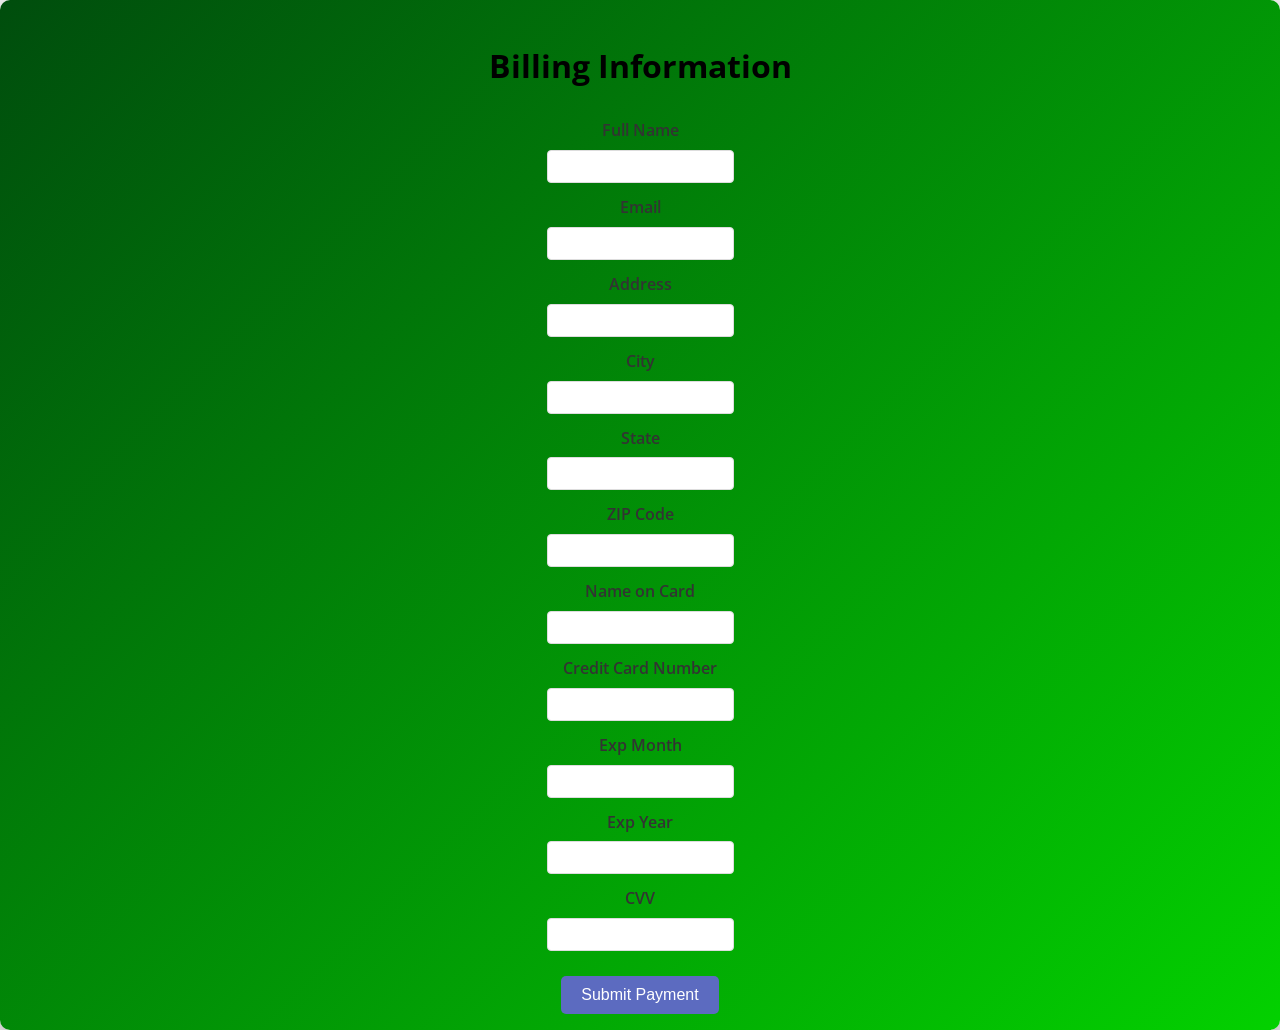
<file: cards/t1.html>
<!DOCTYPE html>
<html lang="en">
<head>
  <meta charset="UTF-8">
  <meta name="viewport" content="width=device-width, initial-scale=1.0">
  <title>Billing Information</title>
  <link rel="stylesheet" href="style.css">
  <style>
    @import url('https://fonts.googleapis.com/css2?family=Open+Sans:wght@300;400;600&display=swap');
    body {
      font-family: 'Open Sans', sans-serif;
    }
    .billing-container {
      display: flex;
      flex-direction: column;
      align-items: flex-start;
    }
    .billing-section {
      margin-bottom: 10px;
      width: 100%;
    }
    .billing-section label {
      display: block;
      margin-bottom: 5px;
      font-weight: 600;
      color: #333;
    }
    .billing-section input {
      width: 100%;
      padding: 8px;
      border: 1px solid #ddd;
      border-radius: 4px;
      box-sizing: border-box;
    }
    .billing-actions {
      display: flex;
      justify-content: center;
      width: 100%;
      padding-top: 15px;
    }
    .billing-submit {
      padding: 10px 20px;
      border: none;
      border-radius: 5px;
      background-color: #5C6BC0;
      color: white;
      font-size: 1rem;
      cursor: pointer;
      transition: background-color 0.3s ease;
    }
    .billing-submit:hover {
      background-color: #3949AB;
    }
  </style>
</head>
<body>
  <div id="billing-page">
    <h1>Billing Information</h1>
    <form>
      <div class="billing-container">
        <div class="billing-section">
          <label for="fullname">Full Name</label>
          <input type="text" id="fullname" name="fullname" required>
        </div>
        <div class="billing-section">
          <label for="email">Email</label>
          <input type="email" id="email" name="email" required>
        </div>
        <div class="billing-section">
          <label for="address">Address</label>
          <input type="text" id="address" name="address" required>
        </div>
        <div class="billing-section">
          <label for="city">City</label>
          <input type="text" id="city" name="city" required>
        </div>
        <div class="billing-section">
          <label for="state">State</label>
          <input type="text" id="state" name="state" required>
        </div>
        <div class="billing-section">
          <label for="zip">ZIP Code</label>
          <input type="text" id="zip" name="zip" required>
        </div>
       
        <div class="billing-section">
          <label for="cardname">Name on Card</label>
          <input type="text" id="cardname" name="cardname" required>
        </div>
        <div class="billing-section">
          <label for="cardnumber">Credit Card Number</label>
          <input type="text" id="cardnumber" name="cardnumber" required>
        </div>
        <div class="billing-section">
          <label for="expmonth">Exp Month</label>
          <input type="text" id="expmonth" name="expmonth" required>
        </div>
        <div class="billing-section">
          <label for="expyear">Exp Year</label>
          <input type="text" id="expyear" name="expyear" required>
        </div>
        <div class="billing-section">
          <label for="cvv">CVV</label>
          <input type="text" id="cvv" name="cvv" required>
        </div>
      </div>
      <div class="billing-actions">
        <button type="submit" class="billing-submit">Submit Payment</button>
      </div>
    </form>
  </div>
</body>
</html>
</file>
<file: style.css>
/* Add a keyframes animation for the header */
@keyframes slideInFromLeft {
  0% {
    transform: translateX(-100%);
    opacity: 0;
  }

  100% {
    transform: translateX(0);
    opacity: 1;
  }
}

body {
  margin: 0;
  padding: 0;
  font-family: 'Arial', sans-serif;
  background-color: #ffffff41;
  color: #333;
  line-height: 1.8;
}

header {
  background-image: url("img/header.jpg");
  background-size: cover;
  background-repeat: no-repeat;
  color: #ffffff;
  padding: 4em 2em;
  box-shadow: 0 2px 5px rgba(0, 0, 0, 0.2);
  animation: 0.5s ease-out slideInFromLeft;
}

header h1 {
  font-size: 5rem;
  margin: 0;
  text-align: center;
  padding: 0.9em;
  text-shadow: 12px 7px 9px #000000;
}

/* header */

header h1 {
  margin: 0;
  text-align: center;
}

footer {
  text-align: center;
  padding: 1em;
  background-color: #f4f7f6;
  color: #333;
  font-size: 0.9em;
}



.grid {
  display: grid;
  grid-template-columns: repeat(auto-fit, minmax(300px, 1fr));
  gap: 2em;
  padding: 2em;
}







/* navigation bar blur box  */

/* === Navigation Bar Styles === */
.navbar {
  background: #006b14de;
  color: white;
  padding: 0.6em 0;
  box-shadow: 0 4px 10px rgba(0, 0, 0, 0.15);
  position: sticky;
  top: 0;
  z-index: 1000;
  width: 100%;
}

.nav-container {
  max-width: 7000px;
  margin: 0 auto;
  padding: 0 30px;
  display: flex;
  align-items: center;
  justify-content: space-between;
  flex-wrap: wrap;
}

.nav-logo {
  font-size: 24px;
  font-weight: 1000;
  color: #d0d0d0;
  letter-spacing: 1px;
  
}

.nav-links {
  list-style: none;
  display: flex;
  gap: 25px;
  margin: 0;
  padding: 0;
}

.nav-links li a {
  text-decoration: none;
  color: #ffffff;
  font-weight: 500;
  padding: 10px 15px;
  border-radius: 8px;
  transition: background-color 0.3s;
}

.nav-links li a:hover {
  background-color: #004d0d;
}








/* nav buttons  animation */


nav ul li a {
  color: #fff;
  font-size: 1.4em;
  letter-spacing: 1px;
  padding: 1px 1px;
  transition: all 0.2s ease;
  text-decoration: none;
}



nav ul li a {
  display: block;
  padding: 10px 20px;
  color: #d7d7d7;
  text-decoration: none;
  position: relative;
  transition: color 0.3s ease;
}

  



/* trending cards */


.card {
  background: #ffffff;
  box-shadow: 0 1px 30px rgba(0, 0, 0, 0.15);
  border-radius: 6px;
  overflow: hidden;
  margin: 0.5em;
  transition: box-shadow 0.3s ease-in-out, transform 0.3s ease;
  animation: popIn 0.6s cubic-bezier(0, 1.8, 1, 1) forwards;
}

.card:nth-child(1) {
  animation-delay: 0.05s;
}

.card:nth-child(2) {
  animation-delay: 0.15s;
}

.card:nth-child(3) {
  animation-delay: 0.25s;
}

.card:nth-child(4) {
  animation-delay: 0.35s;
}

.card:hover {
  box-shadow: 0 8px 28px rgba(0, 0, 0, 0.8);
  transform: translateY(-15px);
}

.card img {
  height: 290px;
  width: 100%;
  display: block;
  transition: transform 0.4s ease-in-out;
}



.card h3 {
  color: #333333;
  background-color: #f7f7f7;
  padding: 1.2em;
  margin: 0;
  text-align: center;
  transition: background-color 0.4s;
}

.card h3:hover {
  background-color: #eaeaea;
}

.card p {
  background: #fcfcfc;
  font-size: larger;
  text-align: left;
  padding: 5px;
 margin-top: 2px; 
  color: #5c5c5c;
  transition: color 0.4s ease-in-out;
}

.card p:hover {
  color: #444444;
}

.card a {
  text-decoration: none;
  color: #ffffff;
  background-color: #008000;
  display: block;
  padding: 1.2em;
  text-align: center;
  border-bottom-left-radius: 10px;
  border-bottom-right-radius: 10px;
  transition: background-color 0.4s ease-in-out, transform 0.4s ease-in-out;
}

.card a:hover {
  background-color: #044200e3;
  transform: translateY(-5px);
}

@keyframes popIn {
  from {
    transform: scale(0.8);
    opacity: 0;
  }

  to {
    transform: scale(1);
    opacity: 1;
  }
}

#care-tips {
  grid-column: 1 / -1;
  background: #fff;
  padding: 1em;
  box-shadow: 16px 15px 60px rgba(0, 9, 9, 0.9);
  margin: 2em 0;
  order: -1; /* Position the care tips section before the grid items */
  transition: color 0.3s ease; /* Prepare for color change on hover */
}







/* Classification Card Styles */



.classification-cards {
  display: flex;
  flex-wrap: wrap;
  justify-content: center;
  align-items: flex-start;
  gap: 7em;
}

.classification-card {
  height: fit-content;
  background: #ffffff;
  box-shadow: 0 1px 5px rgba(0, 0, 0, 0.15);
  padding-top: -100px;
  border-radius: 6px;
  overflow: hidden;
  transition: box-shadow 0.3s ease-in-out, transform 0.3s ease;
}

.classification-card:hover {
  box-shadow: 0 8px 28px rgba(0, 0, 0, 0.8);
  transform: translateY(-15px);
}

.classification-card img {
  height: 360px;
  width: 440px;
  display: block;
  transition: transform 0.4s ease-in-out;
}


.classification-card h3 {
  color: #333333;
  background-color: #f7f7f7;
  padding: 1.2em;
  margin: 0;
  text-align: center;
  transition: background-color 0.4s;
}

.classification-card h3:hover {
  background-color: #eaeaea;
}

.classification-card p {
  background: #fcfcfc;
  padding: 1em;
  margin: 0;
  color: #666666;
  transition: color 0.4s ease-in-out;
}

.classification-card p:hover {
  color: #444444;
}

.classification-card a {
  text-decoration: none;
  color: #ffffff;
  background-color: #008000;
  display: block;
  padding: 1.2em;
  text-align: center;
  border-bottom-left-radius: 10px;
  border-bottom-right-radius: 10px;
  transition: background-color 0.4s ease-in-out, transform 0.4s ease-in-out;
}

.classification-card a:hover {
  background-color: #044200e3;
  transform: translateY(-5px);
}





#about {
  background: #fff;
  padding: 2em;
  box-shadow: 0 4px 8px rgba(0, 0, 0, 0.2);
  margin: 2em 0;
  line-height: 1.6;
  color: #333;
}

#about h2 {
  color: #333;
  margin-bottom: 0.5em;
  text-align: center;
}

#about p {
  margin-bottom: 1em;
  text-align: justify;
}

footer {
  background: #0E0E0E;
  color: white;
  padding: 2px 0;
  font-size: 0.9rem;
  text-align: center;
}

@keyframes excitingEntrance {
  0% {
    transform: scale(0);
    opacity: 0;
  }

  50% {
    transform: scale(1.1);
  }

  100% {
    transform: scale(1);
    opacity: 1;
  }
}





/* billing page */


#billing-page {
  background: linear-gradient(135deg, #004d0d, #03d100);
  color: #000000;
  padding: 1em;
  border-radius: 10px;
  box-shadow: 0 10px 50px rgba(0, 0, 0, 0.5);
  animation: 1s ease-out 0s 1 excitingEntrance;
  display: flex;
  justify-content: center;
  align-items: center;
  min-height: 100vh;
  flex-direction: column;
  text-align: center;
  transition: transform 0.5s;
}

#billing-page:hover {
  transform: translateY(-10px);
}

#billing-form {
  background: #ffffffdd;
  /* Semi-transparent white */
  padding: 3em;
  border-radius: 12px;
  box-shadow: 0 4px 15px rgba(0, 0, 0, 0.2);
  max-width: 500px;
  width: calc(100% - 2em);
  margin: 2em;
  backdrop-filter: blur(5px);
  /* Blurred background */
}

#billing-form h2 {
  margin-bottom: 1.5em;
  color: #333;
  text-transform: uppercase;
  font-weight: 700;
}

#billing-form input,
#billing-form button {
  width: calc(100% - 2em);
  padding: 15px;
  margin: 10px 0;
  border: 2px solid #bbb;
  border-radius: 4px;
  box-sizing: border-box;
  transition: border-color 0.3s;
}

#billing-form input:focus,
#billing-form button:focus {
  border-color: #2193b0;
  outline: none;
}

#billing-form button {
  background: #007694;
  font-size: 1.2em;
  color: #ffffff;
  border: none;
  cursor: pointer;
  transition: background-color 0.2s;
}

#billing-form button:hover {
  background: #004647;
}







#about {
  background-color: #c8e6c9;
}

.care-tips-list li {
  background-color: #ffffff;
  border: 1px solid #ddd;
  border-radius: 8px;
  padding: 10px;
  margin-bottom: 10px;
  list-style-type: none;
}

.grid {
  margin-top: 2rem;
}

@media(max-width: 768px) {
  .grid {
    display: block;
  }

  .card {
    margin-bottom: 1.5rem;
  }
}


/* flowering page code  */ 



.flowering-page-header {
  background: url("header.jpg") no-repeat center center/cover;
  padding: 2rem;
  text-align: center;
  color: white;
}
.flowering-card {
  background: #006b1b;
  padding: 0.5rem 0;
}

.flowering-card ul {
  list-style: none;
  padding: 0;
  margin: 0;
  display: flex;
  justify-content: center;
}

.flowering-card li {
  padding: 0 1rem;
}

.flowering-card a {
  color: white;
  text-decoration: none;
  font-weight: bold;
  font-size: 1.4em;
  letter-spacing: 1px;
  padding: 10px 20px;
  transition: color 0.3s ease, transform 0.2s ease;
  display: block;
  position: relative;
}

.flowering-card a::after {
  content: '';
  position: absolute;
  width: 100%;
  height: 2px;
  background-color: #b7ee3f;
  left: 0;
  bottom: 0;
  transform: translateX(-100%);
  transition: transform 0.3s ease-in-out;
}

.flowering-card a:hover,
.flowering-card a:active {
  color: #8cff00;
  transform: translateX(0);
}

.flowering-card a:hover::after,
.flowering-card a:active::after {
  transform: translateX(0);
}


.flowering-page-main {
  padding: 2rem;
  background: #f5f5f5;
}

.flowering-page-section {
  display: grid;
  grid-template-columns: repeat(3, 1fr);
  gap: 1rem;
}

.flowering-page-article {
  background: white;
  border: 1px solid #ddd;
  border-radius: 0.5rem;
}

.flowering-page-image {
  width: 100%;
  height: auto;
  border-top-left-radius: 0.5rem;
  border-top-right-radius: 0.5rem;
}

.flowering-description {
  padding: 1rem;
}

.flowering-page-link {
  display: inline-block;
  padding: 0.75rem 1.5rem;
  background: #007007;
  color: white;
  text-decoration: none;
  border-bottom-left-radius: 0.5rem;
  border-bottom-right-radius: 0.5rem;
  transition: background-color 0.3s ease;
}

.flowering-page-link:hover,
.flowering-page-link:active {
  background: #004213;
}

.flowering-page-footer {
  text-align: center;
  padding: 1rem;
  background: #006319;
  color: white;
}

@media screen and (max-width: 767px) {
  .flowering-page-section {
    grid-template-columns: 1fr;
  }
}

.payment-option-divider {
  text-align: center;
  margin-top: 30px;
  margin-bottom: 50px;
  color: #333;
  font-size: 1.2em;
}











/* Logo */
.logo {
  font-size: 240px;
  font-weight: bold;
  color: white;
}

/* Search Container */
.search-container {
  position: relative;
  width: 400px;
  top: 30px;
  right: 30px;
}

.search-container input {
  width: 100%;
  padding: 8px 14px;
  border-radius: 20px;
  border: none;
  outline: none;
  font-size: 14px;
  transition: 0.3s;
  box-shadow: 0 0 8px rgba(0, 0, 0, 0.1);
}

.search-container input:focus {
  box-shadow: 0 0 12px rgba(0, 107, 20, 0.6);
}



/* Search Results Dropdown */
.search-results {
  position: absolute;
  top: 38px;
  left: 0;
  width: 100%;
  background-color: #f8f9fa;
  border: 1px solid #ccc;
  border-radius: 12px;
  max-height: 250px;
  overflow-y: auto;
  box-shadow: 0 4px 12px rgba(0, 0, 0, 0.15);
  display: none;
  z-index: 1001;
}

.search-results a {
  display: block;
  padding: 12px 15px;
  text-decoration: none;           
  color: #2d2d2d;                   
  font-weight: 500;
  transition: background 0.3s, color 0.3s;
  border-bottom: 1px solid #eee;
}

.search-results a:last-child {
  border-bottom: none;
}

.search-results a:hover {
  background-color: #d2d2d2;      
  color: #00bc23;                 
  font-weight: 600;
  border-radius: 10px;
}











/* Add to Cart Button */
.add-to-cart-btn {
  background-color: #007b1e;
  color: #fff;
  border: none;
  padding: 10px 15px;
  font-size: 15px;
  border-radius: 6px;
  cursor: pointer;
  transition: background 0.3s;
  box-shadow: 0 4px 12px rgba(0, 0, 0, 0.2);
  margin: 10px 100px;
  display: inline-block;
  text-align: center;
  text-decoration: none;
  width: 37%;
  height: 46px;
  font-weight: bold;
}
.add-to-cart-btn:hover {
  background-color: #005d17;
}

/* Cart Icon */
.cart-icon-container {
  position: fixed;
  top: 20px;
  right: 30px;
  font-size: 24px;
  color: white;
  background-color: #006b14;
  padding: 10px 16px;
  border-radius: 50px;
  cursor: pointer;
  z-index: 1000;
  box-shadow: 0 4px 12px rgba(0, 0, 0, 0.2);
}
.cart-icon-container span {
  background: red;
  border-radius: 50%;
  font-size: 12px;
  padding: 2px 6px;
  color: white;
  position: absolute;
  top: 2px;
  right: 2px;
}

/* Cart Modal */
.cart-modal {
  position: fixed;
  top: 80px;
  right: 30px;
  width: 300px;
  background: #ffffff;
  border: 2px solid #007b1e;
  border-radius: 12px;
  padding: 20px;
  z-index: 1001;
  box-shadow: 0 10px 20px rgba(0, 0, 0, 0.2);
  display: none;
}

.cart-modal h3 {
  margin-top: 0;
  color: #006b14;
  font-size: 20px;
  border-bottom: 1px solid #ccc;
  padding-bottom: 10px;
}

.cart-items {
  max-height: 200px;
  overflow-y: auto;
  margin: 15px 0;
}

.cart-item {
  display: flex;
  justify-content: space-between;
  margin-bottom: 10px;
  font-size: 14px;
}

.cart-item button {
  background: red;
  color: white;
  border: none;
  padding: 2px 8px;
  border-radius: 4px;
  cursor: pointer;
}

.cart-total {
  font-weight: bold;
  margin-bottom: 15px;
  text-align: right;
}

.checkout-btn {
  width: 100%;
  padding: 10px;
  background-color: #006b14;
  color: white;
  border: none;
  border-radius: 6px;
  font-size: 16px;
  cursor: pointer;
  transition: background 0.3s;
}

.checkout-btn:hover {
  background-color: #004d0d;
}



/* cart no of item - increase or decrease button */
.quantity-controls {
  display: inline-flex;
  align-items: center;
  gap: 8px;
  margin: 0 10px;
}

.quantity-controls button {
  background: #000000;
  border: 1px solid #0faf00;
  padding: 2px 8px;
  cursor: pointer;
  font-size: 16px;
}
</file>
<file: cards/style.css>
/* Add a keyframes animation for the header */
@keyframes slideInFromLeft {
  0% {
    transform: translateX(-100%);
    opacity: 0;
  }

  100% {
    transform: translateX(0);
    opacity: 1;
  }
}

body {
  margin: 0;
  padding: 0;
  font-family: 'Arial', sans-serif;
  background-color: #ffffff41;
  color: #333;
  line-height: 1.8;
}

header {
  background-image: url("img/header.jpg");
  background-size: cover;
  background-repeat: no-repeat;
  color: #ffffff;
  padding: 4em 2em;
  box-shadow: 0 2px 5px rgba(0, 0, 0, 0.2);
  animation: 0.5s ease-out slideInFromLeft;
}

header h1 {
  font-size: 5rem;
  margin: 0;
  text-align: center;
  padding: 0.9em;
  text-shadow: 12px 7px 9px #000000;
}

/* header */

header h1 {
  margin: 0;
  text-align: center;
}

footer {
  text-align: center;
  padding: 1em;
  background-color: #f4f7f6;
  color: #333;
  font-size: 0.9em;
}



.grid {
  display: grid;
  grid-template-columns: repeat(auto-fit, minmax(300px, 1fr));
  gap: 2em;
  padding: 2em;
}







/* navigation bar blur box  */

/* === Navigation Bar Styles === */
.navbar {
  background: #006b14de;
  color: white;
  padding: 0.6em 0;
  box-shadow: 0 4px 10px rgba(0, 0, 0, 0.15);
  position: sticky;
  top: 0;
  z-index: 1000;
  width: 100%;
}

.nav-container {
  max-width: 1200px;
  margin: 0 auto;
  padding: 0 30px;
  display: flex;
  align-items: center;
  justify-content: space-between;
  flex-wrap: wrap;
}

.nav-logo {
  font-size: 24px;
  font-weight: 600;
  color: #fff;
  letter-spacing: 1px;

}

.nav-links {
  list-style: none;
  display: flex;
  gap: 25px;
  margin: 0;
  padding: 0;
}

.nav-links li a {
  text-decoration: none;
  color: #ffffff;
  font-weight: 500;
  padding: 10px 15px;
  border-radius: 8px;
  transition: background-color 0.3s;
}

.nav-links li a:hover {
  background-color: #004d0d;
}

/* Search */
.nav-search {
  display: flex;
  gap: 5px;
}

.nav-search input {
  padding: 8px 14px;
  border-radius: 20px;
  border: 1px solid #ccc;
  font-size: 14px;
  width: 180px;
  outline: none;
}

.nav-search button {
  padding: 8px 14px;
  background-color: #2e7d32;
  color: white;
  border: none;
  border-radius: 20px;
  cursor: pointer;
  transition: background 0.3s;
}

.nav-search button:hover {
  background-color: #1b5e20;
}

/* Responsive tweaks */
@media screen and (max-width: 768px) {
  .nav-container {
    flex-direction: column;
    align-items: flex-start;
  }

  .nav-links {
    flex-direction: column;
    width: 100%;
    margin-top: 10px;
  }

  .nav-search {
    margin-top: 10px;
    width: 100%;
  }

  .nav-search input {
    width: 100%;
  }
}




/* nav buttons  animation */


nav ul li a {
  color: #fff;
  font-size: 1.4em;
  letter-spacing: 1px;
  padding: 1px 1px;
  transition: all 0.2s ease;
  text-decoration: none;
}



nav ul li a {
  display: block;
  padding: 10px 20px;
  color: #d7d7d7;
  text-decoration: none;
  position: relative;
  transition: color 0.3s ease;
}

  



/* trending cards */


.card {
  background: #ffffff;
  box-shadow: 0 1px 5px rgba(0, 0, 0, 0.15);
  border-radius: 6px;
  overflow: hidden;
  margin: 0.5em;
  transition: box-shadow 0.3s ease-in-out, transform 0.3s ease;
  animation: popIn 0.6s cubic-bezier(0, 1.8, 1, 1) forwards;
}

.card:nth-child(1) {
  animation-delay: 0.05s;
}

.card:nth-child(2) {
  animation-delay: 0.15s;
}

.card:nth-child(3) {
  animation-delay: 0.25s;
}

.card:nth-child(4) {
  animation-delay: 0.35s;
}

.card:hover {
  box-shadow: 0 8px 28px rgba(0, 0, 0, 0.8);
  transform: translateY(-15px);
}

.card img {
  height: 290px;
  width: 100%;
  display: block;
  transition: transform 0.4s ease-in-out;
}

.card img:hover {
  transform: scale(1.2);
  opacity: 0.9;
}

.card h3 {
  color: #333333;
  background-color: #f7f7f7;
  padding: 1.2em;
  margin: 0;
  text-align: center;
  transition: background-color 0.4s;
}

.card h3:hover {
  background-color: #eaeaea;
}

.card p {
  background: #fcfcfc;
  font-size: larger;
  text-align: left;
  padding: 5px;
 margin-top: 2px; 
  color: #5c5c5c;
  transition: color 0.4s ease-in-out;
}

.card p:hover {
  color: #444444;
}

.card a {
  text-decoration: none;
  color: #ffffff;
  background-color: #008000;
  display: block;
  padding: 1.2em;
  text-align: center;
  border-bottom-left-radius: 10px;
  border-bottom-right-radius: 10px;
  transition: background-color 0.4s ease-in-out, transform 0.4s ease-in-out;
}

.card a:hover {
  background-color: #044200e3;
  transform: translateY(-5px);
}

@keyframes popIn {
  from {
    transform: scale(0.8);
    opacity: 0;
  }

  to {
    transform: scale(1);
    opacity: 1;
  }
}

#care-tips {
  grid-column: 1 / -1;
  background: #fff;
  padding: 1em;
  box-shadow: 16px 15px 60px rgba(0, 9, 9, 0.9);
  margin: 2em 0;
  order: -1; /* Position the care tips section before the grid items */
  transition: color 0.3s ease; /* Prepare for color change on hover */
}







/* Classification Card Styles */



.classification-cards {
  display: flex;
  flex-wrap: wrap;
  justify-content: center;
  align-items: flex-start;
  gap: 0.2em;
}

.classification-card {
  height: fit-content;
  background: #ffffff;
  box-shadow: 0 1px 5px rgba(0, 0, 0, 0.15);
  border-radius: 6px;
  overflow: hidden;
  transition: box-shadow 0.3s ease-in-out, transform 0.3s ease;
}

.classification-card:hover {
  box-shadow: 0 8px 28px rgba(0, 0, 0, 0.8);
  transform: translateY(-15px);
}

.classification-card img {
  height: 360px;
  width: 440px;
  display: block;
  transition: transform 0.4s ease-in-out;
}

.classification-card img:hover {
  transform: scale(1.2);
  opacity: 0.9;
}

.classification-card h3 {
  color: #333333;
  background-color: #f7f7f7;
  padding: 1.2em;
  margin: 0;
  text-align: center;
  transition: background-color 0.4s;
}

.classification-card h3:hover {
  background-color: #eaeaea;
}

.classification-card p {
  background: #fcfcfc;
  padding: 1em;
  margin: 0;
  color: #666666;
  transition: color 0.4s ease-in-out;
}

.classification-card p:hover {
  color: #444444;
}

.classification-card a {
  text-decoration: none;
  color: #ffffff;
  background-color: #008000;
  display: block;
  padding: 1.2em;
  text-align: center;
  border-bottom-left-radius: 10px;
  border-bottom-right-radius: 10px;
  transition: background-color 0.4s ease-in-out, transform 0.4s ease-in-out;
}

.classification-card a:hover {
  background-color: #044200e3;
  transform: translateY(-5px);
}





#about {
  background: #fff;
  padding: 2em;
  box-shadow: 0 4px 8px rgba(0, 0, 0, 0.2);
  margin: 2em 0;
  line-height: 1.6;
  color: #333;
}

#about h2 {
  color: #333;
  margin-bottom: 0.5em;
  text-align: center;
}

#about p {
  margin-bottom: 1em;
  text-align: justify;
}

footer {
  background: #0E0E0E;
  color: white;
  padding: 2px 0;
  font-size: 0.9rem;
  text-align: center;
}

@keyframes excitingEntrance {
  0% {
    transform: scale(0);
    opacity: 0;
  }

  50% {
    transform: scale(1.1);
  }

  100% {
    transform: scale(1);
    opacity: 1;
  }
}





/* billing page */


#billing-page {
  background: linear-gradient(135deg, #004d0d, #03d100);
  color: #000000;
  padding: 1em;
  border-radius: 10px;
  box-shadow: 0 10px 50px rgba(0, 0, 0, 0.5);
  animation: 1s ease-out 0s 1 excitingEntrance;
  display: flex;
  justify-content: center;
  align-items: center;
  min-height: 100vh;
  flex-direction: column;
  text-align: center;
  transition: transform 0.5s;
}

#billing-page:hover {
  transform: translateY(-10px);
}

#billing-form {
  background: #ffffffdd;
  /* Semi-transparent white */
  padding: 3em;
  border-radius: 12px;
  box-shadow: 0 4px 15px rgba(0, 0, 0, 0.2);
  max-width: 500px;
  width: calc(100% - 2em);
  margin: 2em;
  backdrop-filter: blur(5px);
  /* Blurred background */
}

#billing-form h2 {
  margin-bottom: 1.5em;
  color: #333;
  text-transform: uppercase;
  font-weight: 700;
}

#billing-form input,
#billing-form button {
  width: calc(100% - 2em);
  padding: 15px;
  margin: 10px 0;
  border: 2px solid #bbb;
  border-radius: 4px;
  box-sizing: border-box;
  transition: border-color 0.3s;
}

#billing-form input:focus,
#billing-form button:focus {
  border-color: #2193b0;
  outline: none;
}

#billing-form button {
  background: #007694;
  font-size: 1.2em;
  color: #ffffff;
  border: none;
  cursor: pointer;
  transition: background-color 0.2s;
}

#billing-form button:hover {
  background: #004647;
}







#about {
  background-color: #c8e6c9;
  /* Update About section background color */
}

.care-tips-list li {
  background-color: #ffffff;
  /* Update Care Tips list items background color */
  border: 1px solid #ddd;
  /* Add border to the Care Tips list items */
  border-radius: 8px;
  /* Round the corners of the Care Tips list items */
  padding: 10px;
  /* Add padding to Care Tips list items */
  margin-bottom: 10px;
  /* Add margin to the bottom of the list items */
  list-style-type: none;
  /* Remove bullet points from the list */
}

.grid {
  margin-top: 2rem;
  /* Add some margin on the top of the grid */
}

@media(max-width: 768px) {
  .grid {
    display: block;
    /* Stack the cards on small screens */
  }

  .card {
    margin-bottom: 1.5rem;
    /* Add space between stacked cards */
  }
}


/* flowering page code  */ 



.flowering-page-header {
  background: url("header.jpg") no-repeat center center/cover;
  padding: 2rem;
  text-align: center;
  color: white;
}
.flowering-card {
  background: #006b1b;
  padding: 0.5rem 0;
}

.flowering-card ul {
  list-style: none;
  padding: 0;
  margin: 0;
  display: flex;
  justify-content: center;
}

.flowering-card li {
  padding: 0 1rem;
}

.flowering-card a {
  color: white;
  text-decoration: none;
  font-weight: bold;
  font-size: 1.4em;
  letter-spacing: 1px;
  padding: 10px 20px;
  transition: color 0.3s ease, transform 0.2s ease;
  display: block;
  position: relative;
}

.flowering-card a::after {
  content: '';
  position: absolute;
  width: 100%;
  height: 2px;
  background-color: #b7ee3f;
  left: 0;
  bottom: 0;
  transform: translateX(-100%);
  transition: transform 0.3s ease-in-out;
}

.flowering-card a:hover,
.flowering-card a:active {
  color: #8cff00;
  transform: translateX(0);
}

.flowering-card a:hover::after,
.flowering-card a:active::after {
  transform: translateX(0);
}


.flowering-page-main {
  padding: 2rem;
  background: #f5f5f5;
}

.flowering-page-section {
  display: grid;
  grid-template-columns: repeat(3, 1fr);
  gap: 1rem;
}

.flowering-page-article {
  background: white;
  border: 1px solid #ddd;
  border-radius: 0.5rem;
}

.flowering-page-image {
  width: 100%;
  height: auto;
  border-top-left-radius: 0.5rem;
  border-top-right-radius: 0.5rem;
}

.flowering-description {
  padding: 1rem;
}

.flowering-page-link {
  display: inline-block;
  padding: 0.75rem 1.5rem;
  background: #007007;
  color: white;
  text-decoration: none;
  border-bottom-left-radius: 0.5rem;
  border-bottom-right-radius: 0.5rem;
  transition: background-color 0.3s ease;
}

.flowering-page-link:hover,
.flowering-page-link:active {
  background: #004213;
}

.flowering-page-footer {
  text-align: center;
  padding: 1rem;
  background: #006319;
  color: white;
}

@media screen and (max-width: 767px) {
  .flowering-page-section {
    grid-template-columns: 1fr;
  }
}

.payment-option-divider {
  text-align: center;
  margin-top: 30px;
  margin-bottom: 50px;
  color: #333;
  font-size: 1.2em;
}





/* login page */ 

/* Login Page Styles */
.login-body {
  display: flex;
  justify-content: center;
  align-items: center;
  min-height: 100vh;
  background: linear-gradient(to right, #76b852, #8DC26F);
}

.login-container {
  background: #fff;
  border-radius: 10px;
  box-shadow: 0 2px 10px rgba(0, 0, 0, 0.3);
  padding: 40px;
  margin: 30px;
  width: 100%;
  max-width: 400px;
  animation: scaleUp 0.3s ease forwards;
}

.login-title {
  font-size: 2rem;
  color: #333;
  margin-bottom: 30px;
  text-align: center;
}

.login-form {
  display: flex;
  flex-direction: column;
}

.login-label {
  margin-bottom: 5px;
  color: #555;
}

.login-input {
  border: 1px solid #ddd;
  border-radius: 4px;
  padding: 10px 15px;
  margin-bottom: 20px;
  font-size: 16px;
}

.login-button {
  background-color: #5cb85c;
  color: white;
  text-align: center;
  border: none;
  border-radius: 4px;
  padding: 10px 15px;
  font-size: 18px;
  cursor: pointer;
  transition: background-color 0.3s;
  margin-top: 10px;
  text-decoration: none;
}

.login-button:hover {
  background-color: #449d44;
}
.login-links {
  display: flex;
  justify-content: center; /* Center the remaining link */
  align-items: center;
  margin-top: 20px;
}



.login-footer {
  background: transparent;
  position: absolute;
  bottom: 0;
  width: 100%;
  text-align: center;
  padding: 10px;
  color: #fff;
}

/* Animations */
@keyframes scaleUp {
  from {
    transform: scale(0.8);
    opacity: 0;
  }
  to {
    transform: scale(1);
    opacity: 1;
  }
}





/* fertilizer */ 


#fertilizer {
  background: #f9f9f9;
  padding: 2rem;
  margin-top: 2rem;
  border-radius: 8px;
  box-shadow: 0 4px 6px rgba(0, 0, 0, 0.1);
}

#fertilizer h2 {
  color: #2c3e50;
  text-align: center;
  margin-bottom: 1.5rem;
}

.fertilizer-tips-list {
  list-style-type: none;
  padding: 0;
}

.fertilizer-tips-list li {
  background: #fff;
  margin-bottom: 0.75rem;
  padding: 1rem;
  border-left: 4px solid #3498db;
}

.fertilizer-tips-list li strong {
  color: #3498db;
}
</file>
